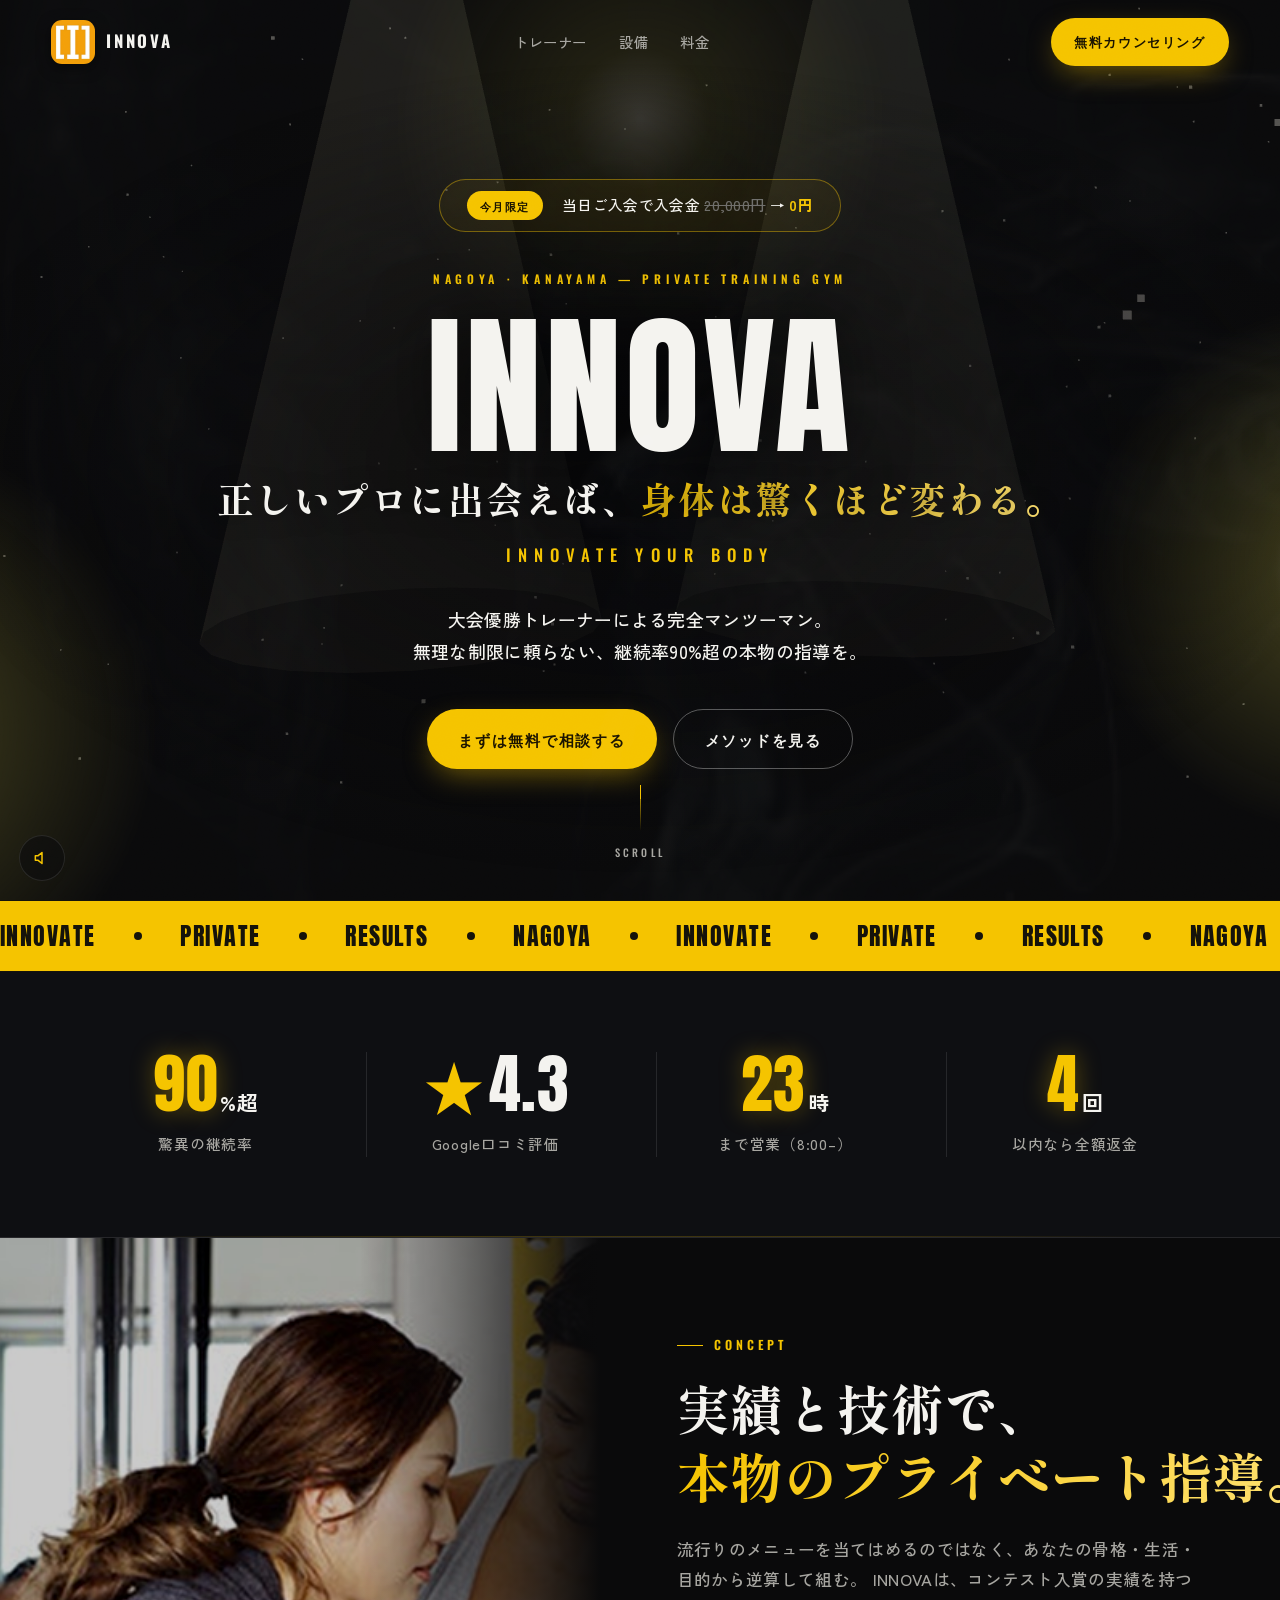
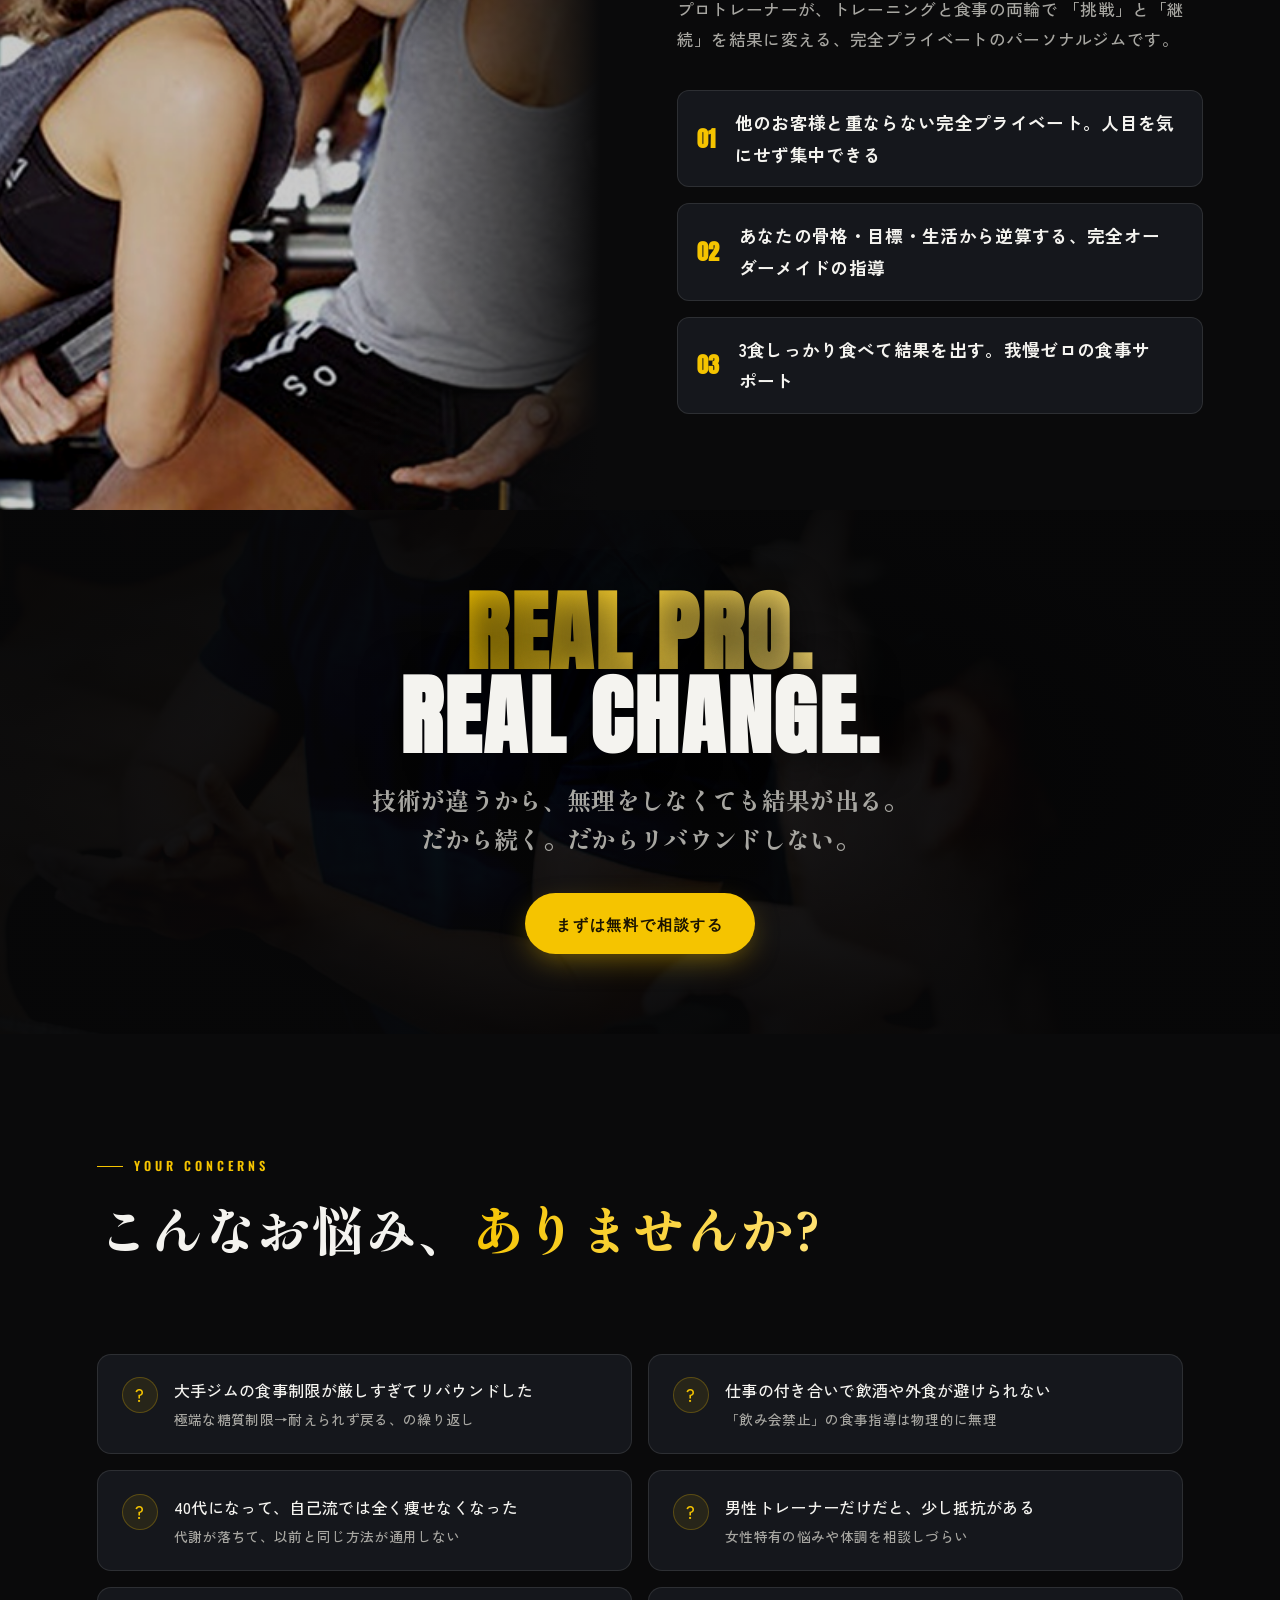
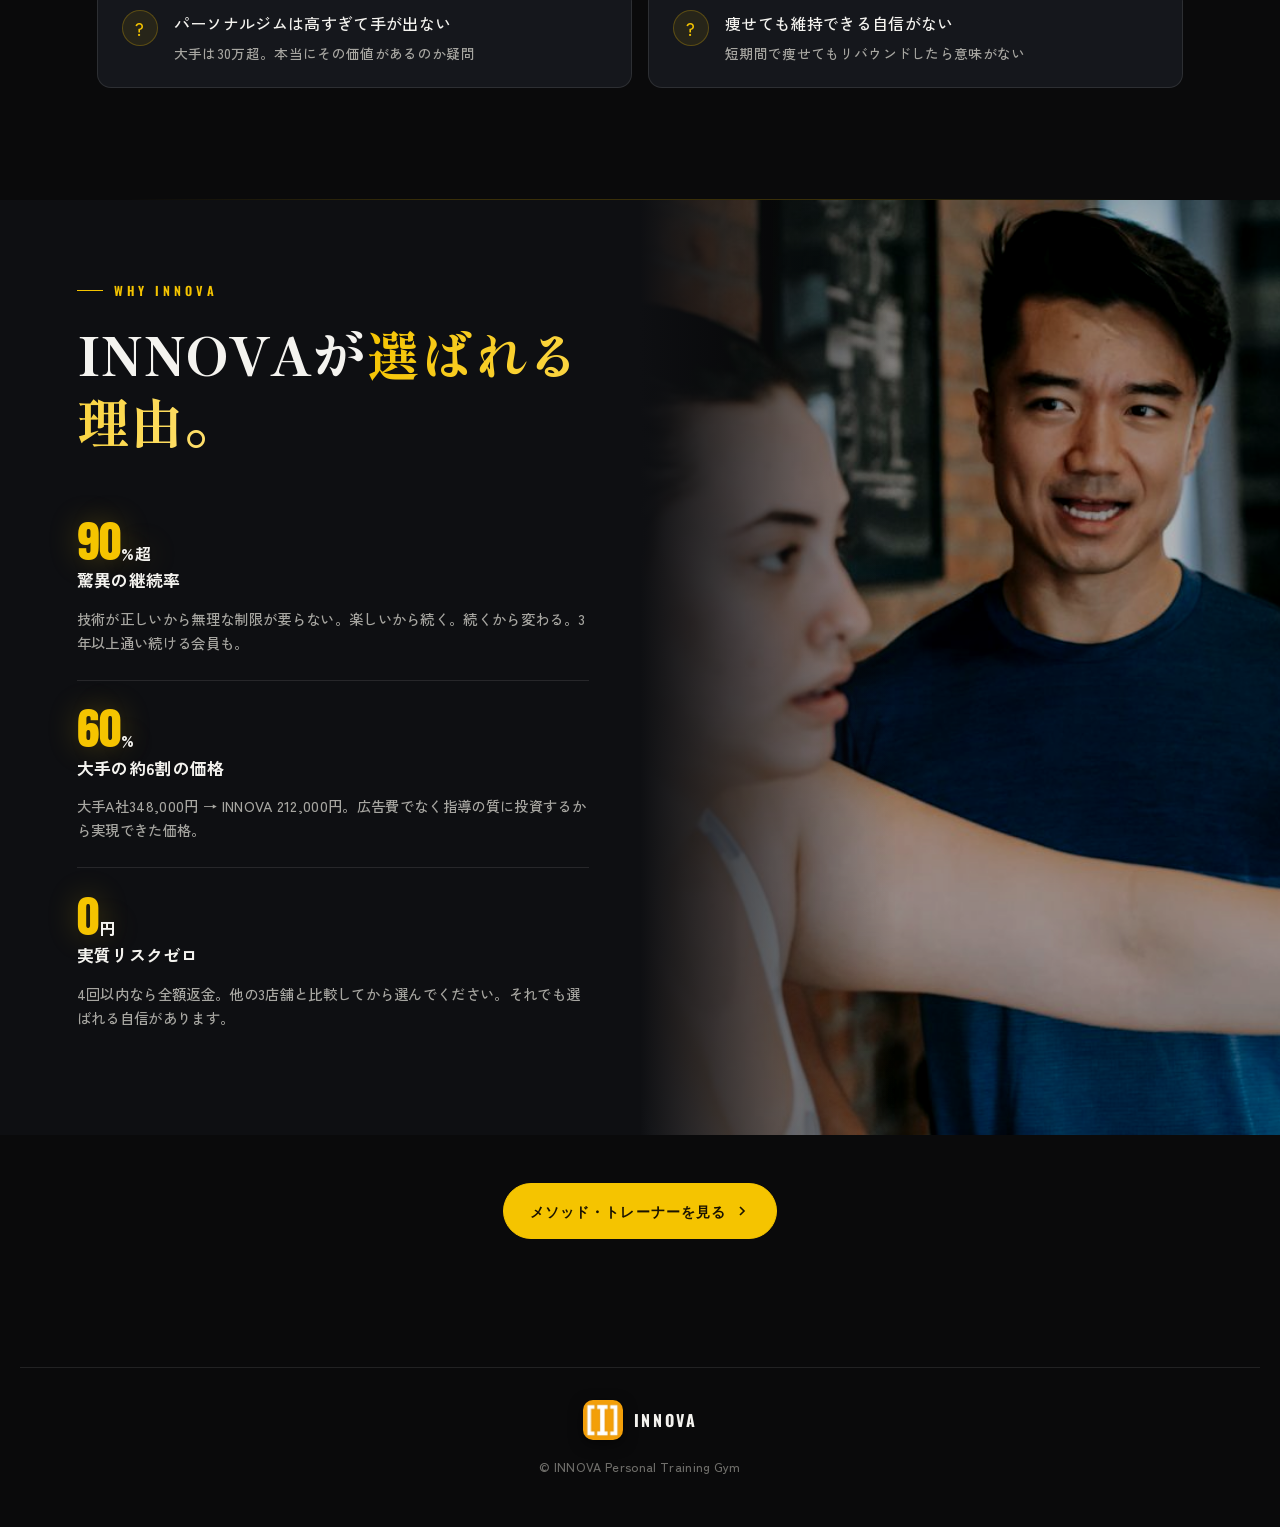
<file: index.html>
<!DOCTYPE html>
<html lang="ja">
<head>
<meta charset="UTF-8">
<meta name="viewport" content="width=device-width, initial-scale=1.0">
<title>INNOVA（イノーバ）｜名古屋・金山のパーソナルトレーニングジム</title>
<meta name="description" content="INNOVA（イノーバ）は名古屋・金山（中区松原）の完全プライベート・パーソナルトレーニングジム。コンテスト入賞のプロトレーナーによるマンツーマン指導と、3食しっかり食べる無理のない食事管理で、最短2ヶ月で理想の身体へ。無料カウンセリング受付中。">
<meta name="robots" content="index,follow,max-image-preview:large">
<link rel="canonical" href="https://innova-gym.com/">
<meta name="author" content="INNOVA（イノーバ）金山店">
<meta name="keywords" content="パーソナルジム,名古屋,金山,中区,パーソナルトレーニング,ダイエット,ボディメイク,食事指導,女性トレーナー,INNOVA,イノーバ">
<meta name="format-detection" content="telephone=no">
<meta name="theme-color" content="#0a0a0b">
<meta name="geo.region" content="JP-23">
<meta name="geo.placename" content="名古屋市中区松原（金山）">
<meta name="geo.position" content="35.1492;136.8975">
<meta name="ICBM" content="35.1492, 136.8975">
<meta property="og:type" content="website">
<meta property="og:site_name" content="INNOVA（イノーバ）金山店">
<meta property="og:title" content="INNOVA（イノーバ）｜名古屋・金山のパーソナルトレーニングジム">
<meta property="og:description" content="名古屋・金山の完全プライベート。コンテスト入賞のプロが、最短2ヶ月で理想の身体へ。無料カウンセリング受付中。">
<meta property="og:image" content="img/hero-rack.jpg">
<meta property="og:url" content="https://innova-gym.com/">
<meta property="og:locale" content="ja_JP">
<meta name="twitter:card" content="summary_large_image">
<meta name="twitter:title" content="INNOVA（イノーバ）｜名古屋・金山のパーソナルトレーニングジム">
<meta name="twitter:description" content="名古屋・金山の完全プライベート・パーソナルジム。無料カウンセリング・体験受付中。">
<meta name="twitter:image" content="img/hero-rack.jpg">
<script type="application/ld+json">
{
  "@context":"https://schema.org",
  "@type":["ExerciseGym","HealthClub","LocalBusiness"],
  "name":"INNOVA（イノーバ）金山店",
  "description":"名古屋・金山（中区松原）の完全プライベート・パーソナルトレーニングジム。コンテスト入賞のプロトレーナーによるマンツーマン指導と食事サポートで、最短2ヶ月で理想の身体へ。",
  "image":["img/hero-rack.jpg","img/hero-dumbbell.jpg"],
  "logo":"img/logo.jpg",
  "url":"https://innova-gym.com/",
  "telephone":"+81-90-6580-0431",
  "priceRange":"¥¥",
  "currenciesAccepted":"JPY",
  "paymentAccepted":"現金, 銀行振込",
  "founder":{"@type":"Person","name":"森下 剛"},
  "areaServed":["名古屋市","金山","中区","熱田区","昭和区"],
  "address":{"@type":"PostalAddress","postalCode":"460-0017","addressRegion":"愛知県","addressLocality":"名古屋市中区","streetAddress":"松原3-12-5 丸美タウンマンション1F","addressCountry":"JP"},
  "geo":{"@type":"GeoCoordinates","latitude":35.1492,"longitude":136.8975},
  "openingHoursSpecification":[{"@type":"OpeningHoursSpecification","dayOfWeek":["Monday","Tuesday","Wednesday","Thursday","Friday","Saturday","Sunday"],"opens":"08:00","closes":"23:00"}],
  "sameAs":["https://innova-gym.com/"],
  "amenityFeature":[
    {"@type":"LocationFeatureSpecification","name":"タオルレンタル無料","value":true},
    {"@type":"LocationFeatureSpecification","name":"ウェア・シューズお預かり","value":true},
    {"@type":"LocationFeatureSpecification","name":"ミネラルウォーター付き","value":true},
    {"@type":"LocationFeatureSpecification","name":"シャワー利用可能","value":true},
    {"@type":"LocationFeatureSpecification","name":"駐車場あり","value":true},
    {"@type":"LocationFeatureSpecification","name":"女性トレーナー在籍","value":true}
  ]
}
</script>
<link rel="preconnect" href="https://fonts.googleapis.com">
<link rel="preconnect" href="https://fonts.gstatic.com" crossorigin>
<link href="https://fonts.googleapis.com/css2?family=Anton&family=Oswald:wght@400;500;600;700&family=Zen+Kaku+Gothic+New:wght@400;500;700;900&family=Shippori+Mincho:wght@600;800&display=swap" rel="stylesheet">
<link rel="stylesheet" href="css/style.css">
</head>
<body>
<a href="#main-content" class="skip-link">メインコンテンツへ</a>

<div class="scroll-progress" aria-hidden="true"><span id="scrollBar"></span></div>
<div class="grain" aria-hidden="true"></div>
<div class="cursor" id="cursor" aria-hidden="true"></div>

<video class="fxsmoke" aria-hidden="true" autoplay muted loop playsinline poster="img/smoke-poster.jpg">
  <source src="video/smoke.mp4" type="video/mp4">
</video>

<div id="heroVid" class="hero-bgvideo hero-photos" aria-hidden="true">
  <img class="hp hp--1" src="img/hero-rack.jpg" alt="INNOVA金山店の店内" fetchpriority="high">
  <img class="hp hp--2" src="img/hero-dumbbell.jpg" alt="INNOVA金山店のダンベルラック">
</div>
<canvas id="gl"></canvas>

<div id="loader" aria-hidden="true">
  <div class="loader__mark">INNOVA</div>
  <div class="loader__bar"><span></span></div>
  <div class="loader__sub">ENTER THE GYM</div>
</div>

<header class="header" id="header">
  <a href="index.html" class="brand">
    <img class="brand__mark" src="img/logo.jpg" alt="INNOVA" loading="eager">
    <span class="brand__name">INNOVA</span>
  </a>
  <nav class="nav">
    <a href="program.html">トレーナー</a>
    <a href="facility.html">設備</a>
    <a href="price.html">料金</a>
  </nav>
  <a href="https://lin.ee/BIl4Lo9" class="btn btn--cta header__cta">無料カウンセリング</a>
  <button class="nav__toggle" id="navToggle" aria-label="メニュー"><span></span><span></span><span></span></button>
</header>

<section class="hero" id="hero">
  <div class="hero__fallback" aria-hidden="true"></div>
  <div class="hero__inner">
    <div class="campaign reveal" style="animation-delay:.1s">
      <span class="campaign__tag">今月限定</span>
      <span class="campaign__text">当日ご入会で入会金 <s>20,000円</s> &rarr; <strong class="y">0円</strong></span>
    </div>
    <p class="hero__eyebrow">NAGOYA&nbsp;&middot;&nbsp;KANAYAMA &mdash; PRIVATE TRAINING GYM</p>
    <h1 class="hero__title display">INNOVA</h1>
    <p class="hero__subtitle"><span class="nobr">正しいプロに出会えば、</span><span class="nobr y">身体は驚くほど変わる。</span></p>
    <p class="hero__tagline">INNOVATE&nbsp;YOUR&nbsp;BODY</p>
    <p class="hero__lead"><span class="nobr">大会優勝トレーナーによる完全マンツーマン。</span><br class="br-sp"><span class="nobr">無理な制限に頼らない、</span><span class="nobr">継続率90%超の本物の指導を。</span></p>
    <div class="hero__cta">
      <a href="https://lin.ee/BIl4Lo9" class="btn btn--cta">まずは無料で相談する</a>
      <a href="program.html" class="btn btn--ghost">メソッドを見る</a>
    </div>
  </div>
  <div class="hero__scroll" aria-hidden="true"><span></span>SCROLL</div>
</section>

<div class="marquee" aria-hidden="true">
  <div class="marquee__track">
    <span>INNOVATE</span><span class="dot"></span><span>PRIVATE</span><span class="dot"></span><span>RESULTS</span><span class="dot"></span><span>NAGOYA</span><span class="dot"></span>
    <span>INNOVATE</span><span class="dot"></span><span>PRIVATE</span><span class="dot"></span><span>RESULTS</span><span class="dot"></span><span>NAGOYA</span><span class="dot"></span>
  </div>
</div>

<section class="stats" id="results">
  <div class="stats__grid">
    <div class="stat reveal">
      <div class="stat__num"><span class="count" data-to="90">0</span><em>%超</em></div>
      <p class="stat__label">驚異の継続率</p>
    </div>
    <div class="stat reveal" style="--d:.1s">
      <div class="stat__num"><span class="y" style="font-family:Anton;font-size:inherit">&#9733;</span><span style="font-family:Anton;font-size:inherit">4.3</span></div>
      <p class="stat__label">Google口コミ評価</p>
    </div>
    <div class="stat reveal" style="--d:.2s">
      <div class="stat__num"><span class="count" data-to="23">0</span><em>時</em></div>
      <p class="stat__label">まで営業（8:00&ndash;）</p>
    </div>
    <div class="stat reveal" style="--d:.3s">
      <div class="stat__num"><span class="count" data-to="4">0</span><em>回</em></div>
      <p class="stat__label">以内なら全額返金</p>
    </div>
  </div>
</section>

<section class="concept" id="concept">
  <div class="concept__media reveal">
    <img src="img/concept.jpg" alt="INNOVAトレーナーによるマンツーマン指導">
  </div>
  <div class="concept__text">
    <p class="sec-eyebrow reveal">CONCEPT</p>
    <h2 class="sec-title reveal" style="--d:.08s"><span class="nobr">実績と技術で、</span><br><span class="nobr y">本物のプライベート指導。</span></h2>
    <p class="concept__lead reveal" style="--d:.16s">
      流行りのメニューを当てはめるのではなく、あなたの骨格・生活・目的から逆算して組む。
      INNOVAは、コンテスト入賞の実績を持つプロトレーナーが、トレーニングと食事の両輪で
      「挑戦」と「継続」を結果に変える、完全プライベートのパーソナルジムです。
    </p>
    <ul class="concept__points reveal" style="--d:.24s">
      <li><span class="num">01</span>他のお客様と重ならない完全プライベート。人目を気にせず集中できる</li>
      <li><span class="num">02</span>あなたの骨格・目標・生活から逆算する、完全オーダーメイドの指導</li>
      <li><span class="num">03</span>3食しっかり食べて結果を出す。我慢ゼロの食事サポート</li>
    </ul>
  </div>
  <img class="cutout cutout--dumbbell" data-cut="float" src="img/cutout-dumbbell.png" alt="" aria-hidden="true">
</section>

<section class="statement reveal">
  <div class="statement__bg">
    <img src="img/pexels-flow-training.jpg" alt="">
  </div>
  <div class="statement__inner">
    <h2 class="statement__title"><span class="y">REAL PRO.</span><br>REAL CHANGE.</h2>
    <p class="statement__sub">技術が違うから、無理をしなくても結果が出る。<br>だから続く。だからリバウンドしない。</p>
    <a href="https://lin.ee/BIl4Lo9" class="btn btn--cta">まずは無料で相談する</a>
  </div>
</section>

<section class="concern" id="concern-section">
  <div class="sec-head">
    <p class="sec-eyebrow reveal">YOUR CONCERNS</p>
    <h2 class="sec-title reveal" style="--d:.08s"><span class="nobr">こんなお悩み、</span><span class="y">ありませんか?</span></h2>
  </div>
  <div class="concern__grid">
    <div class="concern__item reveal">
      <span class="concern__ic">?</span>
      <p class="concern__text">大手ジムの食事制限が厳しすぎてリバウンドした<span>極端な糖質制限→耐えられず戻る、の繰り返し</span></p>
    </div>
    <div class="concern__item reveal" style="--d:.06s">
      <span class="concern__ic">?</span>
      <p class="concern__text">仕事の付き合いで飲酒や外食が避けられない<span>「飲み会禁止」の食事指導は物理的に無理</span></p>
    </div>
    <div class="concern__item reveal" style="--d:.12s">
      <span class="concern__ic">?</span>
      <p class="concern__text">40代になって、自己流では全く痩せなくなった<span>代謝が落ちて、以前と同じ方法が通用しない</span></p>
    </div>
    <div class="concern__item reveal" style="--d:.18s">
      <span class="concern__ic">?</span>
      <p class="concern__text">男性トレーナーだけだと、少し抵抗がある<span>女性特有の悩みや体調を相談しづらい</span></p>
    </div>
    <div class="concern__item reveal" style="--d:.24s">
      <span class="concern__ic">?</span>
      <p class="concern__text">パーソナルジムは高すぎて手が出ない<span>大手は30万超。本当にその価値があるのか疑問</span></p>
    </div>
    <div class="concern__item reveal" style="--d:.3s">
      <span class="concern__ic">?</span>
      <p class="concern__text">痩せても維持できる自信がない<span>短期間で痩せてもリバウンドしたら意味がない</span></p>
    </div>
  </div>
</section>

<section class="reasons reasons--split" id="reasons">
  <div class="reasons__content">
    <p class="sec-eyebrow reveal">WHY INNOVA</p>
    <h2 class="sec-title reveal" style="--d:.08s;margin-bottom:2.4rem"><span class="nobr">INNOVAが</span><span class="y">選ばれる理由。</span></h2>
    <div class="reason reveal">
      <div class="reason__num">90<em>%超</em></div>
      <h3 class="reason__title">驚異の継続率</h3>
      <p class="reason__desc">技術が正しいから無理な制限が要らない。楽しいから続く。続くから変わる。3年以上通い続ける会員も。</p>
    </div>
    <div class="reason reveal" style="--d:.1s">
      <div class="reason__num">60<em>%</em></div>
      <h3 class="reason__title">大手の約6割の価格</h3>
      <p class="reason__desc">大手A社348,000円 → INNOVA 212,000円。広告費でなく指導の質に投資するから実現できた価格。</p>
    </div>
    <div class="reason reveal" style="--d:.2s">
      <div class="reason__num">0<em>円</em></div>
      <h3 class="reason__title">実質リスクゼロ</h3>
      <p class="reason__desc">4回以内なら全額返金。他の3店舗と比較してから選んでください。それでも選ばれる自信があります。</p>
    </div>
  </div>
  <div class="reasons__media reveal">
    <img src="img/pexels-training.jpg" alt="トレーナーが笑顔で指導する様子">
  </div>
</section>

<nav class="pagenav">
  <a href="program.html" class="pagenav__link pagenav__link--next">メソッド・トレーナーを見る <svg viewBox="0 0 24 24" fill="none" stroke="currentColor" stroke-width="2.5"><path d="M9 6l6 6-6 6"/></svg></a>
</nav>

<footer class="footer" style="padding:2rem 6vw 1rem">
  <div class="footer__brand"><img class="brand__mark" src="img/logo.jpg" alt="INNOVA" loading="lazy"> INNOVA</div>
  <p class="footer__copy">&copy; INNOVA Personal Training Gym</p>
</footer>

<button class="audiobtn" id="audioBtn" aria-pressed="false" a-playing="false" aria-label="BGM" title="BGM ON / OFF">
  <svg viewBox="0 0 24 24" fill="none" stroke="currentColor" stroke-width="1.8" stroke-linecap="round" stroke-linejoin="round" aria-hidden="true">
    <path d="M4 9.2v5.6h3.4L12 18.6V5.4L7.4 9.2H4z"></path>
    <path class="wave" d="M15.6 8.8a4.6 4.6 0 0 1 0 6.4"></path>
    <path class="wave" d="M18.2 6.2a8 8 0 0 1 0 11.6"></path>
  </svg>
</button>

<a href="https://lin.ee/BIl4Lo9" class="fab" id="fab">無料体験を予約</a>

<div class="mcta" aria-hidden="true">
  <a href="https://lin.ee/BIl4Lo9" class="mcta__btn mcta__btn--main" target="_blank" rel="noopener">LINEで無料相談</a>
  <a href="https://lin.ee/BIl4Lo9" class="mcta__btn mcta__btn--line" target="_blank" rel="noopener"><span aria-hidden="true">L</span> LINEで相談</a>
</div>

<nav class="btabs" aria-label="ページナビゲーション">
  <div class="btabs__inner">
    <a href="index.html" class="btabs__item active"><svg viewBox="0 0 24 24" fill="none" stroke="currentColor" stroke-width="2"><path d="M3 12l9-8 9 8"/><path d="M5 10v10h14V10"/></svg>TOP</a>
    <a href="program.html" class="btabs__item"><svg viewBox="0 0 24 24" fill="none" stroke="currentColor" stroke-width="2"><circle cx="12" cy="12" r="10"/><path d="M12 6v6l4 2"/></svg>トレーナー</a>
    <a href="facility.html" class="btabs__item"><svg viewBox="0 0 24 24" fill="none" stroke="currentColor" stroke-width="2"><rect x="3" y="3" width="18" height="18" rx="2"/><path d="M9 3v18"/><path d="M3 9h18"/></svg>設備</a>
    <a href="price.html" class="btabs__item"><svg viewBox="0 0 24 24" fill="none" stroke="currentColor" stroke-width="2"><path d="M12 2v20"/><path d="M17 5H9.5a3.5 3.5 0 000 7h5a3.5 3.5 0 010 7H6"/></svg>料金</a>
  </div>
</nav>

<script src="js/three.min.js"></script>
<script src="js/main.js"></script>
</body>
</html>
</file>
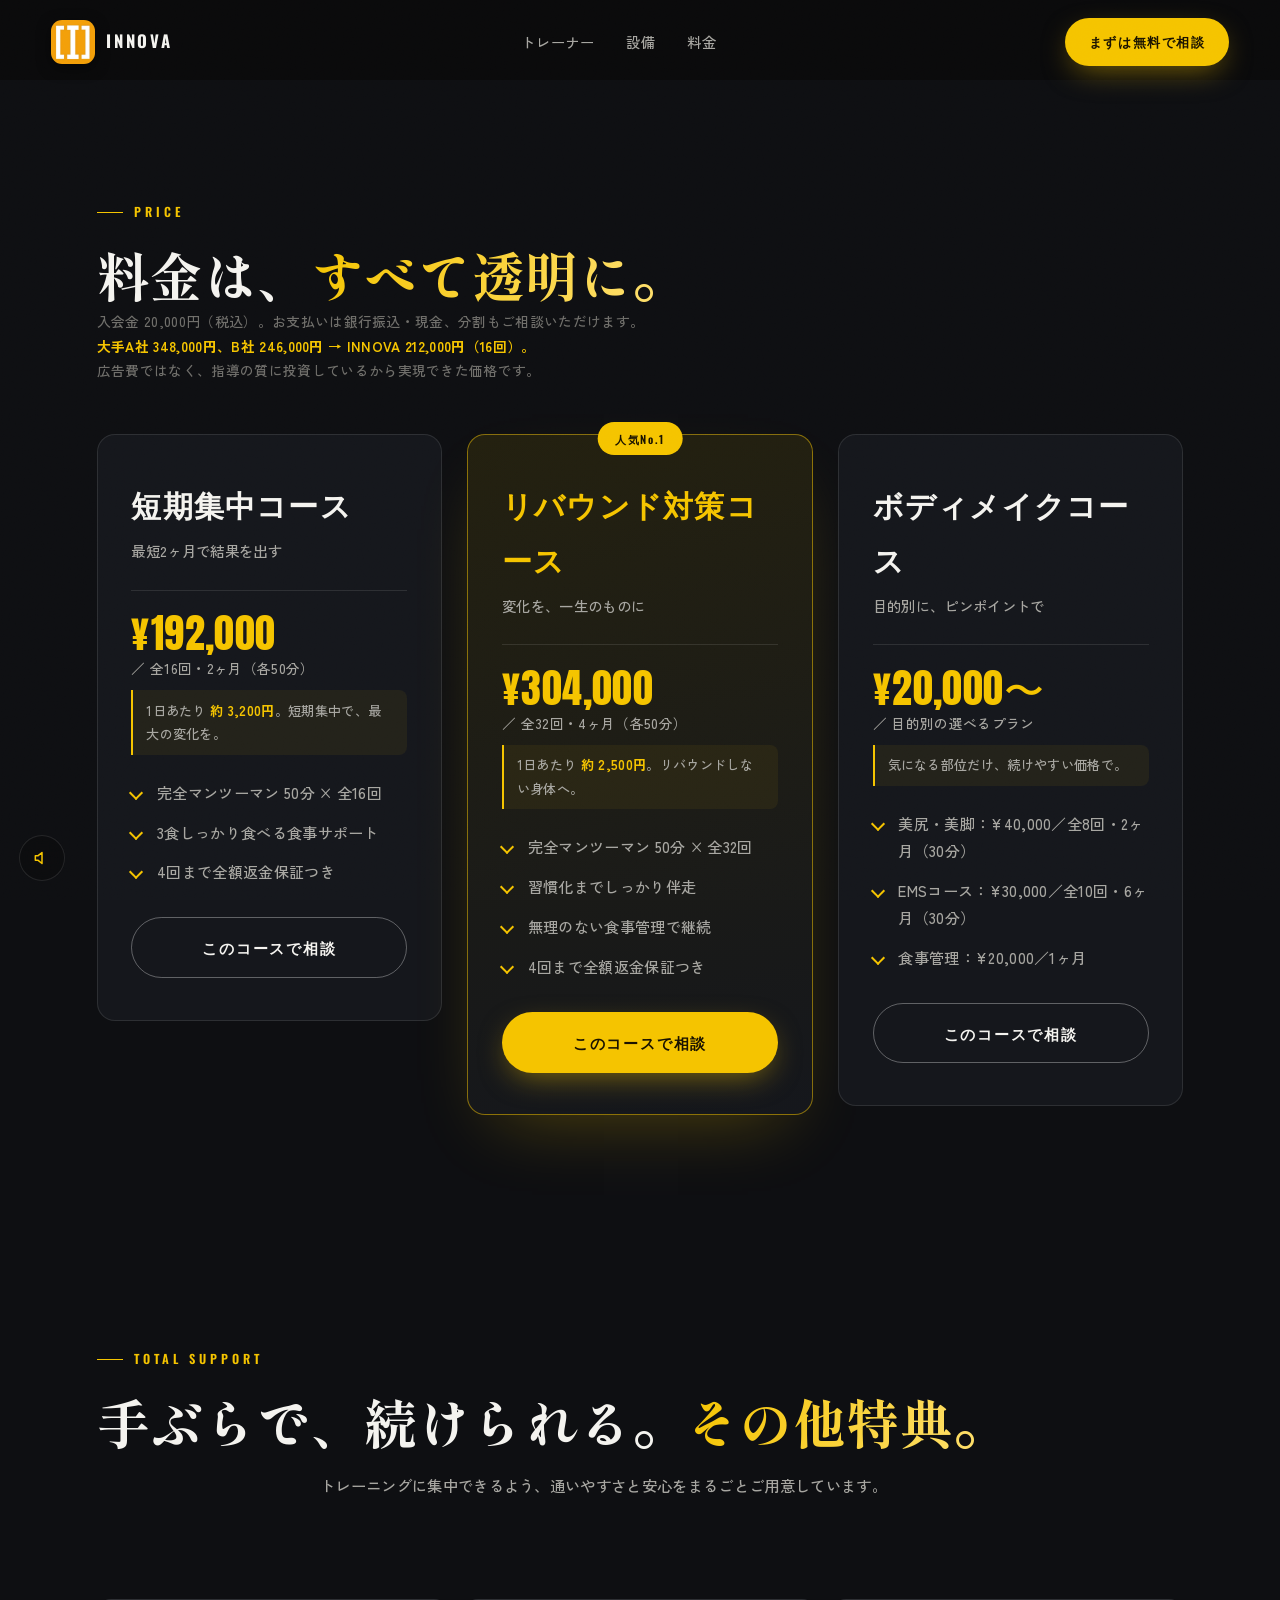
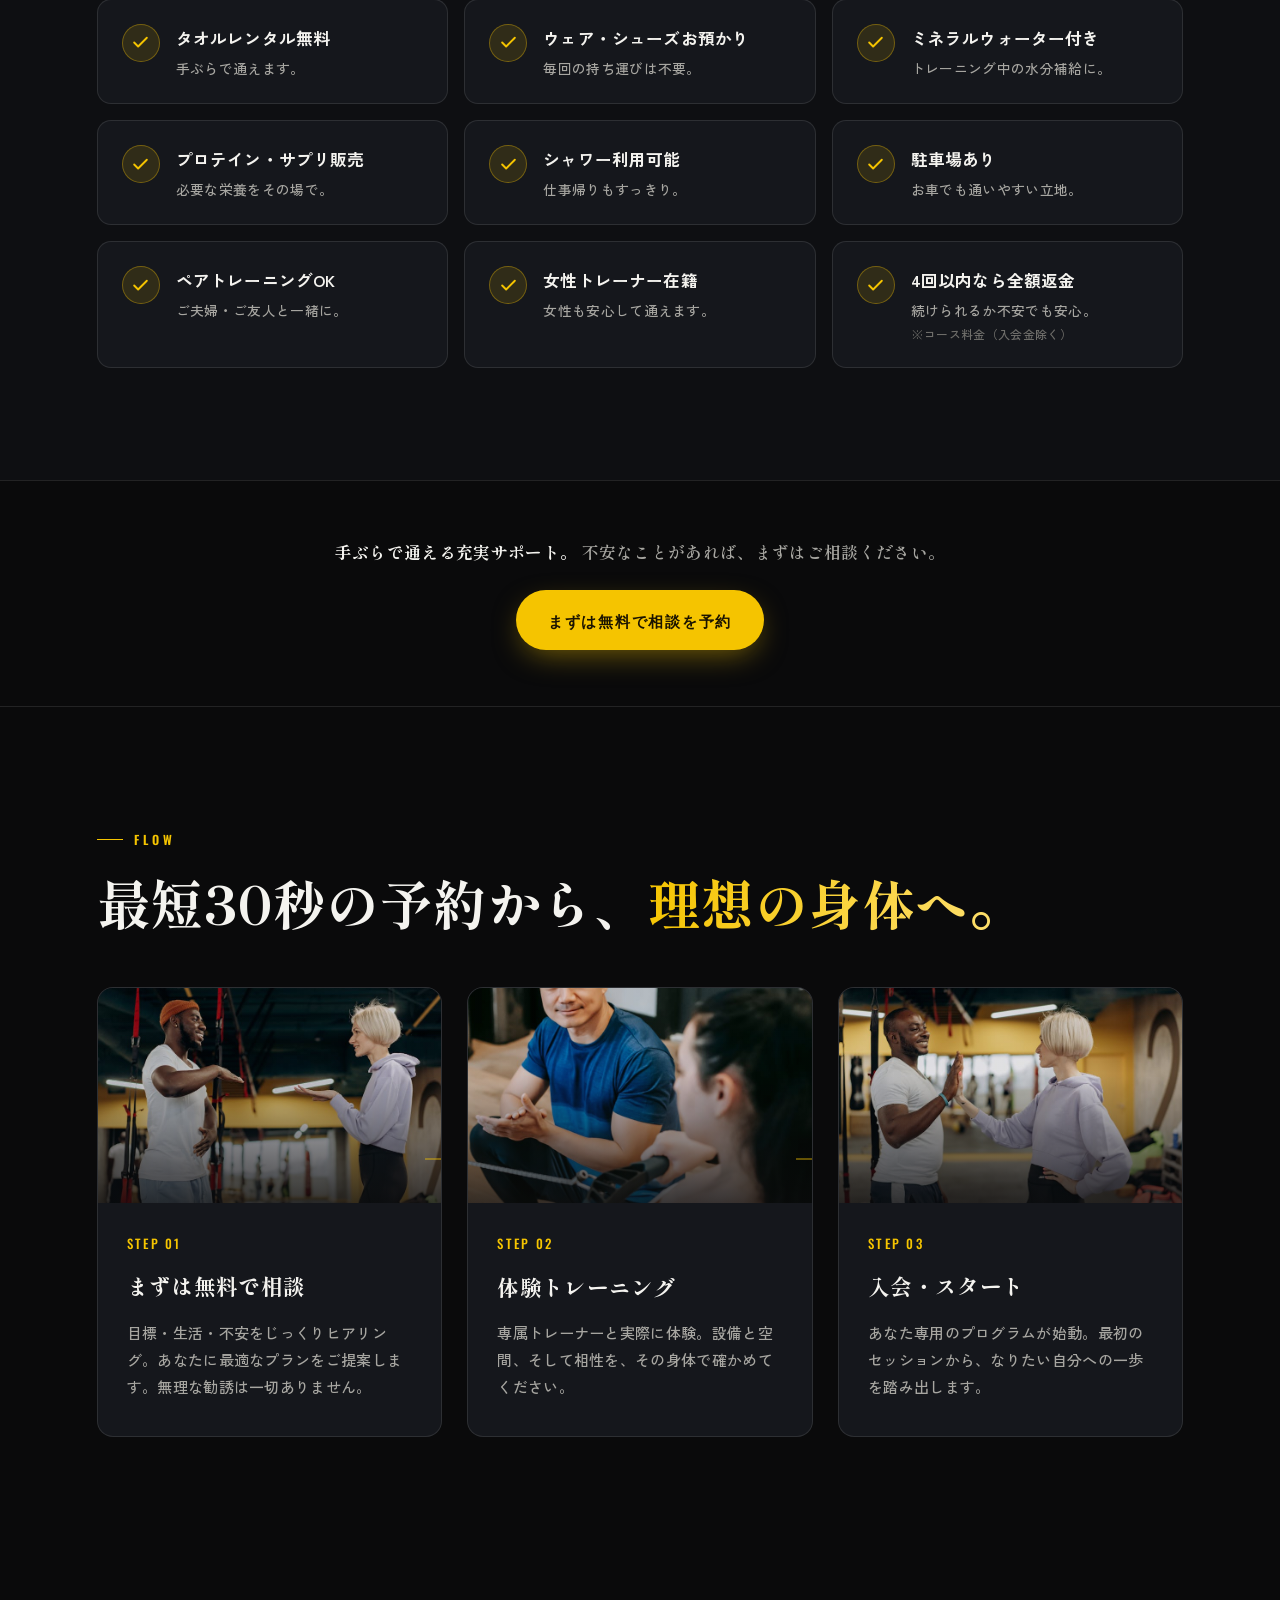
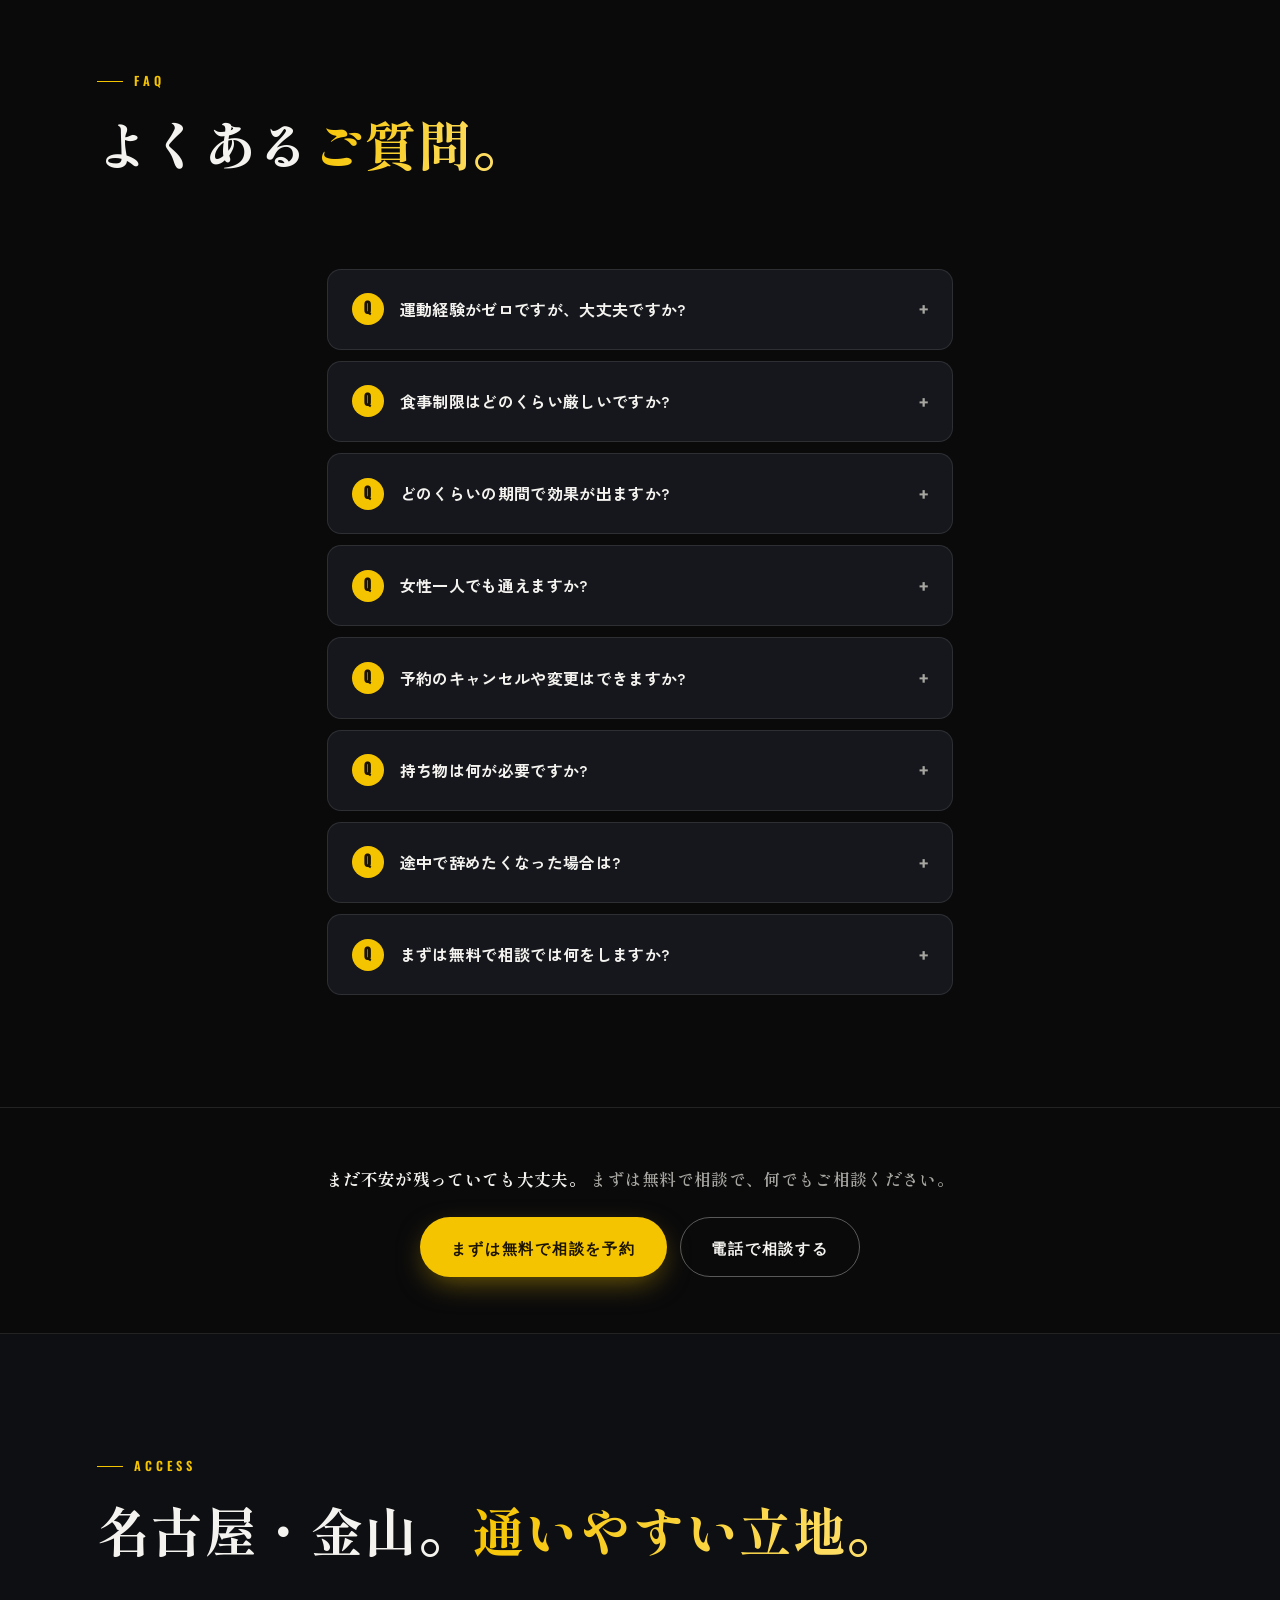
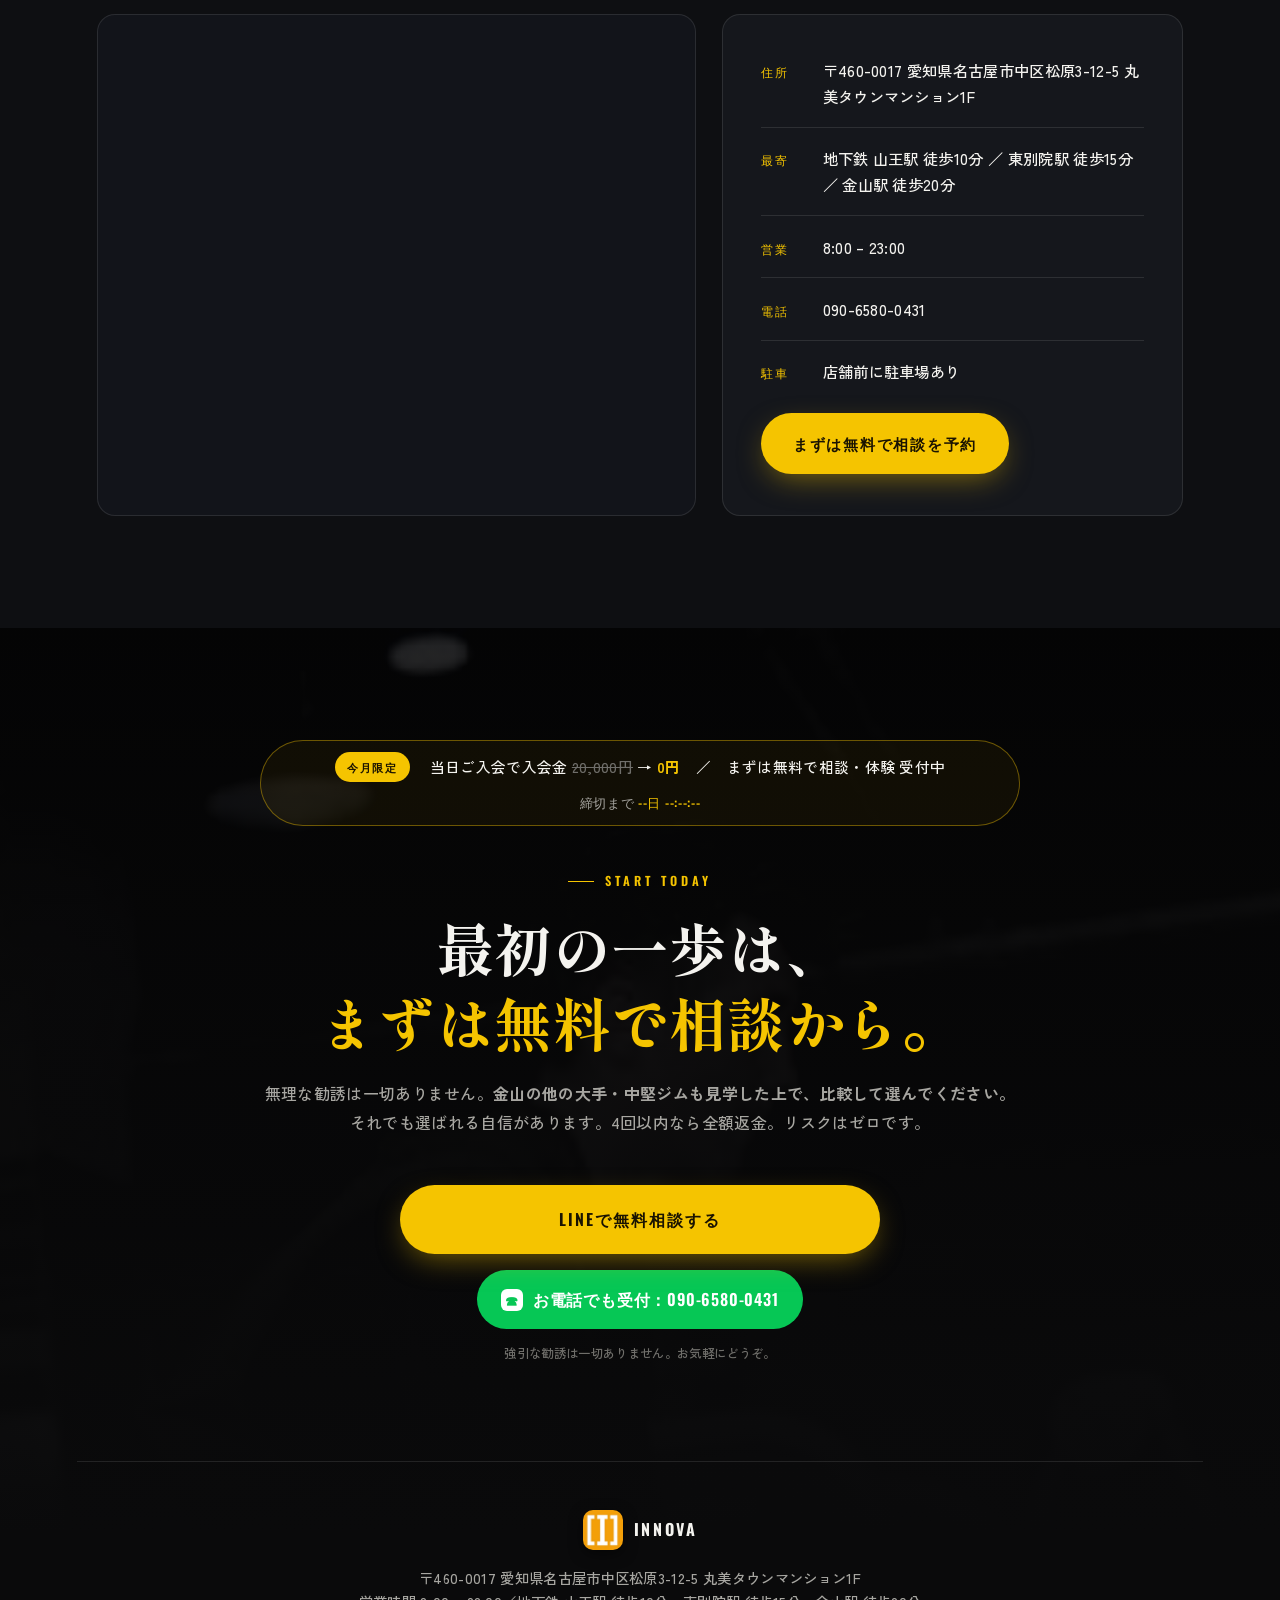
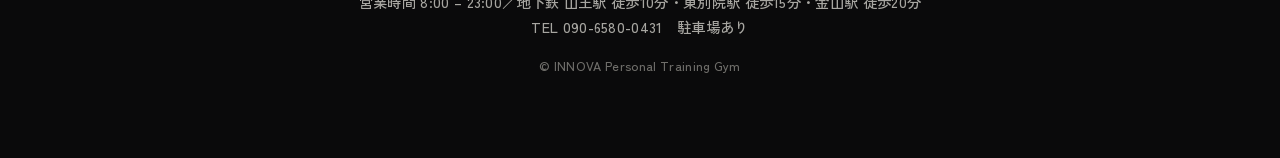
<file: price.html>
<!DOCTYPE html>
<html lang="ja">
<head>
<meta charset="UTF-8">
<meta name="viewport" content="width=device-width, initial-scale=1.0">
<title>料金・アクセス・予約｜INNOVA（イノーバ）名古屋・金山パーソナルジム</title>
<meta name="description" content="INNOVAの料金プラン・特典・アクセス情報。短期集中コース192,000円〜。入会金20,000円、4回以内なら全額返金。まずは無料で相談受付中。">
<meta name="theme-color" content="#0a0a0b">
<link rel="preconnect" href="https://fonts.googleapis.com">
<link rel="preconnect" href="https://fonts.gstatic.com" crossorigin>
<link href="https://fonts.googleapis.com/css2?family=Anton&family=Oswald:wght@400;500;600;700&family=Zen+Kaku+Gothic+New:wght@400;500;700;900&family=Shippori+Mincho:wght@600;800&display=swap" rel="stylesheet">
<link rel="stylesheet" href="css/style.css">
</head>
<body class="subpage">
<a href="#main-content" class="skip-link">メインコンテンツへ</a>

<div class="scroll-progress" aria-hidden="true"><span id="scrollBar"></span></div>
<div class="grain" aria-hidden="true"></div>

<header class="header scrolled" id="header">
  <a href="index.html" class="brand">
    <img class="brand__mark" src="img/logo.jpg" alt="INNOVA" loading="eager">
    <span class="brand__name">INNOVA</span>
  </a>
  <nav class="nav">
    <a href="program.html">トレーナー</a>
    <a href="facility.html">設備</a>
    <a href="price.html">料金</a>
  </nav>
  <a href="#contact" class="btn btn--cta header__cta">まずは無料で相談</a>
  <button class="nav__toggle" id="navToggle" aria-label="メニュー"><span></span><span></span><span></span></button>
</header>

<div class="page-inner">

<section class="price" id="price">
  <div class="sec-head">
    <p class="sec-eyebrow reveal">PRICE</p>
    <h2 class="sec-title reveal" style="--d:.08s">料金は、<span class="y">すべて透明に。</span></h2>
    <p class="price__note reveal" style="--d:.14s">入会金 20,000円（税込）。お支払いは銀行振込・現金、分割もご相談いただけます。</p>
    <p class="price__note reveal" style="--d:.2s"><strong class="y">大手A社 348,000円、B社 246,000円 → INNOVA 212,000円（16回）。</strong><br>広告費ではなく、指導の質に投資しているから実現できた価格です。</p>
  </div>
  <div class="price__grid">
    <article class="p-card reveal">
      <h3 class="p-card__name">短期集中コース</h3>
      <p class="p-card__for">最短2ヶ月で結果を出す</p>
      <div class="p-card__price"><span class="y">&#165;192,000</span><em>／ 全16回・2ヶ月（各50分）</em></div>
      <p class="p-card__value">1日あたり <strong class="y">約 3,200円</strong>。短期集中で、最大の変化を。</p>
      <ul class="p-card__list">
        <li>完全マンツーマン 50分 &times; 全16回</li>
        <li>3食しっかり食べる食事サポート</li>
        <li>4回まで全額返金保証つき</li>
      </ul>
      <a href="#contact" class="btn btn--ghost p-card__btn">このコースで相談</a>
    </article>
    <article class="p-card p-card--feature reveal" style="--d:.1s">
      <span class="p-card__badge">人気No.1</span>
      <h3 class="p-card__name">リバウンド対策コース</h3>
      <p class="p-card__for">変化を、一生のものに</p>
      <div class="p-card__price"><span class="y">&#165;304,000</span><em>／ 全32回・4ヶ月（各50分）</em></div>
      <p class="p-card__value">1日あたり <strong class="y">約 2,500円</strong>。リバウンドしない身体へ。</p>
      <ul class="p-card__list">
        <li>完全マンツーマン 50分 &times; 全32回</li>
        <li>習慣化までしっかり伴走</li>
        <li>無理のない食事管理で継続</li>
        <li>4回まで全額返金保証つき</li>
      </ul>
      <a href="#contact" class="btn btn--cta p-card__btn">このコースで相談</a>
    </article>
    <article class="p-card reveal" style="--d:.2s">
      <h3 class="p-card__name">ボディメイクコース</h3>
      <p class="p-card__for">目的別に、ピンポイントで</p>
      <div class="p-card__price"><span class="y">&#165;20,000〜</span><em>／ 目的別の選べるプラン</em></div>
      <p class="p-card__value">気になる部位だけ、続けやすい価格で。</p>
      <ul class="p-card__list">
        <li>美尻・美脚：&#165;40,000／全8回・2ヶ月（30分）</li>
        <li>EMSコース：&#165;30,000／全10回・6ヶ月（30分）</li>
        <li>食事管理：&#165;20,000／1ヶ月</li>
      </ul>
      <a href="#contact" class="btn btn--ghost p-card__btn">このコースで相談</a>
    </article>
  </div>
</section>

<section class="perks" id="perks">
  <div class="sec-head">
    <p class="sec-eyebrow reveal">TOTAL SUPPORT</p>
    <h2 class="sec-title reveal" style="--d:.08s"><span class="nobr">手ぶらで、続けられる。</span><span class="nobr y">その他特典。</span></h2>
    <p class="perks__note reveal" style="--d:.14s">トレーニングに集中できるよう、通いやすさと安心をまるごとご用意しています。</p>
  </div>
  <ul class="perks__grid">
    <li class="perk reveal"><span class="perk__ic" aria-hidden="true"><svg viewBox="0 0 24 24" fill="none" stroke="currentColor" stroke-width="2.4" stroke-linecap="round" stroke-linejoin="round"><path d="M20 6 9 17l-5-5"/></svg></span><div class="perk__t"><h3>タオルレンタル無料</h3><p>手ぶらで通えます。</p></div></li>
    <li class="perk reveal" style="--d:.04s"><span class="perk__ic" aria-hidden="true"><svg viewBox="0 0 24 24" fill="none" stroke="currentColor" stroke-width="2.4" stroke-linecap="round" stroke-linejoin="round"><path d="M20 6 9 17l-5-5"/></svg></span><div class="perk__t"><h3>ウェア・シューズお預かり</h3><p>毎回の持ち運びは不要。</p></div></li>
    <li class="perk reveal" style="--d:.08s"><span class="perk__ic" aria-hidden="true"><svg viewBox="0 0 24 24" fill="none" stroke="currentColor" stroke-width="2.4" stroke-linecap="round" stroke-linejoin="round"><path d="M20 6 9 17l-5-5"/></svg></span><div class="perk__t"><h3>ミネラルウォーター付き</h3><p>トレーニング中の水分補給に。</p></div></li>
    <li class="perk reveal" style="--d:.12s"><span class="perk__ic" aria-hidden="true"><svg viewBox="0 0 24 24" fill="none" stroke="currentColor" stroke-width="2.4" stroke-linecap="round" stroke-linejoin="round"><path d="M20 6 9 17l-5-5"/></svg></span><div class="perk__t"><h3>プロテイン・サプリ販売</h3><p>必要な栄養をその場で。</p></div></li>
    <li class="perk reveal" style="--d:.16s"><span class="perk__ic" aria-hidden="true"><svg viewBox="0 0 24 24" fill="none" stroke="currentColor" stroke-width="2.4" stroke-linecap="round" stroke-linejoin="round"><path d="M20 6 9 17l-5-5"/></svg></span><div class="perk__t"><h3>シャワー利用可能</h3><p>仕事帰りもすっきり。</p></div></li>
    <li class="perk reveal" style="--d:.2s"><span class="perk__ic" aria-hidden="true"><svg viewBox="0 0 24 24" fill="none" stroke="currentColor" stroke-width="2.4" stroke-linecap="round" stroke-linejoin="round"><path d="M20 6 9 17l-5-5"/></svg></span><div class="perk__t"><h3>駐車場あり</h3><p>お車でも通いやすい立地。</p></div></li>
    <li class="perk reveal" style="--d:.24s"><span class="perk__ic" aria-hidden="true"><svg viewBox="0 0 24 24" fill="none" stroke="currentColor" stroke-width="2.4" stroke-linecap="round" stroke-linejoin="round"><path d="M20 6 9 17l-5-5"/></svg></span><div class="perk__t"><h3>ペアトレーニングOK</h3><p>ご夫婦・ご友人と一緒に。</p></div></li>
    <li class="perk reveal" style="--d:.28s"><span class="perk__ic" aria-hidden="true"><svg viewBox="0 0 24 24" fill="none" stroke="currentColor" stroke-width="2.4" stroke-linecap="round" stroke-linejoin="round"><path d="M20 6 9 17l-5-5"/></svg></span><div class="perk__t"><h3>女性トレーナー在籍</h3><p>女性も安心して通えます。</p></div></li>
    <li class="perk reveal" style="--d:.32s"><span class="perk__ic" aria-hidden="true"><svg viewBox="0 0 24 24" fill="none" stroke="currentColor" stroke-width="2.4" stroke-linecap="round" stroke-linejoin="round"><path d="M20 6 9 17l-5-5"/></svg></span><div class="perk__t"><h3>4回以内なら全額返金</h3><p>続けられるか不安でも安心。<span class="perk__sm">※コース料金（入会金除く）</span></p></div></li>
  </ul>
</section>

<div class="mid-cta">
  <p class="mid-cta__text"><strong>手ぶらで通える充実サポート。</strong> 不安なことがあれば、まずはご相談ください。</p>
  <div class="mid-cta__buttons">
    <a href="#contact" class="btn btn--cta">まずは無料で相談を予約</a>
  </div>
</div>

<section class="flow" id="flow">
  <div class="sec-head">
    <p class="sec-eyebrow reveal">FLOW</p>
    <h2 class="sec-title reveal" style="--d:.08s">最短30秒の予約から、<span class="y">理想の身体へ。</span></h2>
  </div>
  <div class="flow__steps">
    <div class="flow__step reveal">
      <div class="flow__media"><img src="img/pexels-flow-welcome.jpg" alt="トレーナーが笑顔でお迎えするカウンセリング" loading="lazy"></div>
      <div class="flow__body"><span class="flow__no">STEP 01</span><h3>まずは無料で相談</h3><p>目標・生活・不安をじっくりヒアリング。あなたに最適なプランをご提案します。無理な勧誘は一切ありません。</p></div>
    </div>
    <div class="flow__step reveal" style="--d:.1s">
      <div class="flow__media"><img src="img/pexels-flow-training.jpg" alt="笑顔で楽しむ体験トレーニング" loading="lazy"></div>
      <div class="flow__body"><span class="flow__no">STEP 02</span><h3>体験トレーニング</h3><p>専属トレーナーと実際に体験。設備と空間、そして相性を、その身体で確かめてください。</p></div>
    </div>
    <div class="flow__step reveal" style="--d:.2s">
      <div class="flow__media"><img src="img/pexels-flow-highfive.jpg" alt="トレーナーとハイタッチで祝うスタートの瞬間" loading="lazy"></div>
      <div class="flow__body"><span class="flow__no">STEP 03</span><h3>入会・スタート</h3><p>あなた専用のプログラムが始動。最初のセッションから、なりたい自分への一歩を踏み出します。</p></div>
    </div>
  </div>
</section>

<section class="faq" id="faq">
  <div class="sec-head">
    <p class="sec-eyebrow reveal">FAQ</p>
    <h2 class="sec-title reveal" style="--d:.08s"><span class="nobr">よくある</span><span class="y">ご質問。</span></h2>
  </div>
  <div class="faq__list">
    <details class="faq__item reveal">
      <summary class="faq__q">運動経験がゼロですが、大丈夫ですか?</summary>
      <p class="faq__a">はい、まったく問題ありません。INNOVAの会員様の多くが運動初心者からスタートされています。マシンの使い方から正しいフォームまで、トレーナーがマンツーマンで丁寧に指導しますので、安心してお越しください。</p>
    </details>
    <details class="faq__item reveal" style="--d:.04s">
      <summary class="faq__q">食事制限はどのくらい厳しいですか?</summary>
      <p class="faq__a">INNOVAでは、食事を「我慢する」のではなく「選ぶ」指導をしています。3食しっかり食べながら、何をどう食べるかをトレーナーが一緒に設計します。極端な制限はなく、無理なく続けられる食事管理です。</p>
    </details>
    <details class="faq__item reveal" style="--d:.08s">
      <summary class="faq__q">どのくらいの期間で効果が出ますか?</summary>
      <p class="faq__a">個人差はありますが、多くの方が2ヶ月（16回）で目に見える変化を実感されています。短期集中コースは2ヶ月、リバウンド対策コースは4ヶ月で習慣化まで伴走します。</p>
    </details>
    <details class="faq__item reveal" style="--d:.12s">
      <summary class="faq__q">女性一人でも通えますか?</summary>
      <p class="faq__a">もちろんです。完全プライベート空間なので他のお客様と顔を合わせることはありません。また、女性トレーナー（林 鮎実）も在籍しておりますので、ご希望に応じて担当をお選びいただけます。</p>
    </details>
    <details class="faq__item reveal" style="--d:.16s">
      <summary class="faq__q">予約のキャンセルや変更はできますか?</summary>
      <p class="faq__a">はい、前日までのご連絡で変更・キャンセルが可能です。急な体調不良等の場合もお気軽にご相談ください。</p>
    </details>
    <details class="faq__item reveal" style="--d:.2s">
      <summary class="faq__q">持ち物は何が必要ですか?</summary>
      <p class="faq__a">基本的に手ぶらでお越しいただけます。タオルは無料レンタル、ウェア・シューズはお預かり可能、ミネラルウォーターも付いています。シャワーもご利用いただけますので、仕事帰りにもそのまま通えます。</p>
    </details>
    <details class="faq__item reveal" style="--d:.24s">
      <summary class="faq__q">途中で辞めたくなった場合は?</summary>
      <p class="faq__a">4回以内であれば、コース料金を全額返金する保証制度がございます（入会金を除く）。「自分に合うか不安」という方でも、安心してスタートしていただけます。</p>
    </details>
    <details class="faq__item reveal" style="--d:.28s">
      <summary class="faq__q">まずは無料で相談では何をしますか?</summary>
      <p class="faq__a">現在の体型や生活習慣、目標をじっくりヒアリングし、あなたに最適なコースとスケジュールをご提案します。所要時間は約30〜60分。無理な勧誘は一切ありませんので、お気軽にお越しください。</p>
    </details>
  </div>
</section>

<div class="mid-cta">
  <p class="mid-cta__text"><strong>まだ不安が残っていても大丈夫。</strong> まずは無料で相談で、何でもご相談ください。</p>
  <div class="mid-cta__buttons">
    <a href="#contact" class="btn btn--cta">まずは無料で相談を予約</a>
    <a href="tel:09065800431" class="btn btn--ghost">電話で相談する</a>
  </div>
</div>

<section class="access" id="access">
  <div class="sec-head">
    <p class="sec-eyebrow reveal">ACCESS</p>
    <h2 class="sec-title reveal" style="--d:.08s"><span class="nobr">名古屋・金山。</span><span class="nobr y">通いやすい立地。</span></h2>
  </div>
  <div class="access__wrap">
    <div class="access__map reveal">
      <iframe src="https://www.google.com/maps?q=%E6%84%9B%E7%9F%A5%E7%9C%8C%E5%90%8D%E5%8F%A4%E5%B1%8B%E5%B8%82%E4%B8%AD%E5%8C%BA%E6%9D%BE%E5%8E%9F3-12-5%20%E4%B8%B8%E7%BE%8E%E3%82%BF%E3%82%A6%E3%83%B3%E3%83%9E%E3%83%B3%E3%82%B7%E3%83%A7%E3%83%B3&z=16&output=embed" loading="lazy" referrerpolicy="no-referrer-when-downgrade" title="INNOVA 地図"></iframe>
    </div>
    <div class="access__info reveal" style="--d:.1s">
      <ul class="access__list">
        <li><span>住所</span>〒460-0017 愛知県名古屋市中区松原3-12-5 丸美タウンマンション1F</li>
        <li><span>最寄</span>地下鉄 山王駅 徒歩10分 ／ 東別院駅 徒歩15分 ／ 金山駅 徒歩20分</li>
        <li><span>営業</span>8:00 &ndash; 23:00</li>
        <li><span>電話</span><a href="tel:09065800431">090-6580-0431</a></li>
        <li><span>駐車</span>店舗前に駐車場あり</li>
      </ul>
      <a href="#contact" class="btn btn--cta access__btn">まずは無料で相談を予約</a>
    </div>
  </div>
</section>

<section class="cta" id="contact">
  <div class="cta__bg" aria-hidden="true">
    <video autoplay muted loop playsinline poster="img/cta-poster.jpg">
      <source src="video/cta.mp4" type="video/mp4">
    </video>
  </div>
  <div class="cta__inner">
    <div class="campaign reveal">
      <span class="campaign__tag">今月限定</span>
      <span class="campaign__text">当日ご入会で入会金 <s>20,000円</s> &rarr; <strong class="y">0円</strong>　／　まずは無料で相談・体験 受付中</span>
      <span class="campaign__count">締切まで <em id="cdown">--日 --:--:--</em></span>
    </div>
    <p class="sec-eyebrow reveal">START TODAY</p>
    <h2 class="cta__title reveal" style="--d:.08s"><span class="nobr">最初の一歩は、</span><br><span class="nobr y">まずは無料で相談から。</span></h2>
    <p class="cta__lead reveal" style="--d:.16s">無理な勧誘は一切ありません。<strong>金山の他の大手・中堅ジムも見学した上で、比較して選んでください。</strong><br>それでも選ばれる自信があります。4回以内なら全額返金。リスクはゼロです。</p>
    <div class="cta__form reveal" style="--d:.24s;display:flex;flex-direction:column;gap:1rem;align-items:center">
      <a href="https://lin.ee/BIl4Lo9" target="_blank" rel="noopener" class="btn btn--cta" style="width:100%;max-width:480px;text-align:center;padding:1.2rem 2rem;font-size:1rem">LINEで無料相談する</a>
      <a href="tel:09065800431" class="cta__line"><span class="cta__line-ico" aria-hidden="true">&#9742;</span>お電話でも受付：090-6580-0431</a>
      <p class="cta__sub">強引な勧誘は一切ありません。お気軽にどうぞ。</p>
    </div>
  </div>
  <footer class="footer">
    <div class="footer__brand"><img class="brand__mark" src="img/logo.jpg" alt="INNOVA" loading="eager"> INNOVA</div>
    <div class="footer__info">
      <p>〒460-0017 愛知県名古屋市中区松原3-12-5 丸美タウンマンション1F</p>
      <p>営業時間 8:00 &ndash; 23:00／地下鉄 山王駅 徒歩10分・東別院駅 徒歩15分・金山駅 徒歩20分</p>
      <p>TEL 090-6580-0431　駐車場あり</p>
    </div>
    <p class="footer__copy">&copy; INNOVA Personal Training Gym</p>
  </footer>
</section>

</div>

<button class="audiobtn" id="audioBtn" aria-pressed="false" a-playing="false" aria-label="BGM" title="BGM ON / OFF">
  <svg viewBox="0 0 24 24" fill="none" stroke="currentColor" stroke-width="1.8" stroke-linecap="round" stroke-linejoin="round" aria-hidden="true">
    <path d="M4 9.2v5.6h3.4L12 18.6V5.4L7.4 9.2H4z"></path>
    <path class="wave" d="M15.6 8.8a4.6 4.6 0 0 1 0 6.4"></path>
    <path class="wave" d="M18.2 6.2a8 8 0 0 1 0 11.6"></path>
  </svg>
</button>

<div class="mcta" aria-hidden="true">
  <a href="#contact" class="mcta__btn mcta__btn--main" target="_blank" rel="noopener">LINEで無料相談</a>
  <a href="#contact" class="mcta__btn mcta__btn--line" target="_blank" rel="noopener"><span aria-hidden="true">L</span> LINEで相談</a>
</div>

<nav class="btabs" aria-label="ページナビゲーション">
  <div class="btabs__inner">
    <a href="index.html" class="btabs__item"><svg viewBox="0 0 24 24" fill="none" stroke="currentColor" stroke-width="2"><path d="M3 12l9-8 9 8"/><path d="M5 10v10h14V10"/></svg>TOP</a>
    <a href="program.html" class="btabs__item"><svg viewBox="0 0 24 24" fill="none" stroke="currentColor" stroke-width="2"><circle cx="12" cy="12" r="10"/><path d="M12 6v6l4 2"/></svg>トレーナー</a>
    <a href="facility.html" class="btabs__item"><svg viewBox="0 0 24 24" fill="none" stroke="currentColor" stroke-width="2"><rect x="3" y="3" width="18" height="18" rx="2"/><path d="M9 3v18"/><path d="M3 9h18"/></svg>設備</a>
    <a href="price.html" class="btabs__item active"><svg viewBox="0 0 24 24" fill="none" stroke="currentColor" stroke-width="2"><path d="M12 2v20"/><path d="M17 5H9.5a3.5 3.5 0 000 7h5a3.5 3.5 0 010 7H6"/></svg>料金</a>
  </div>
</nav>

<script src="js/main.js"></script>
</body>
</html>
</file>
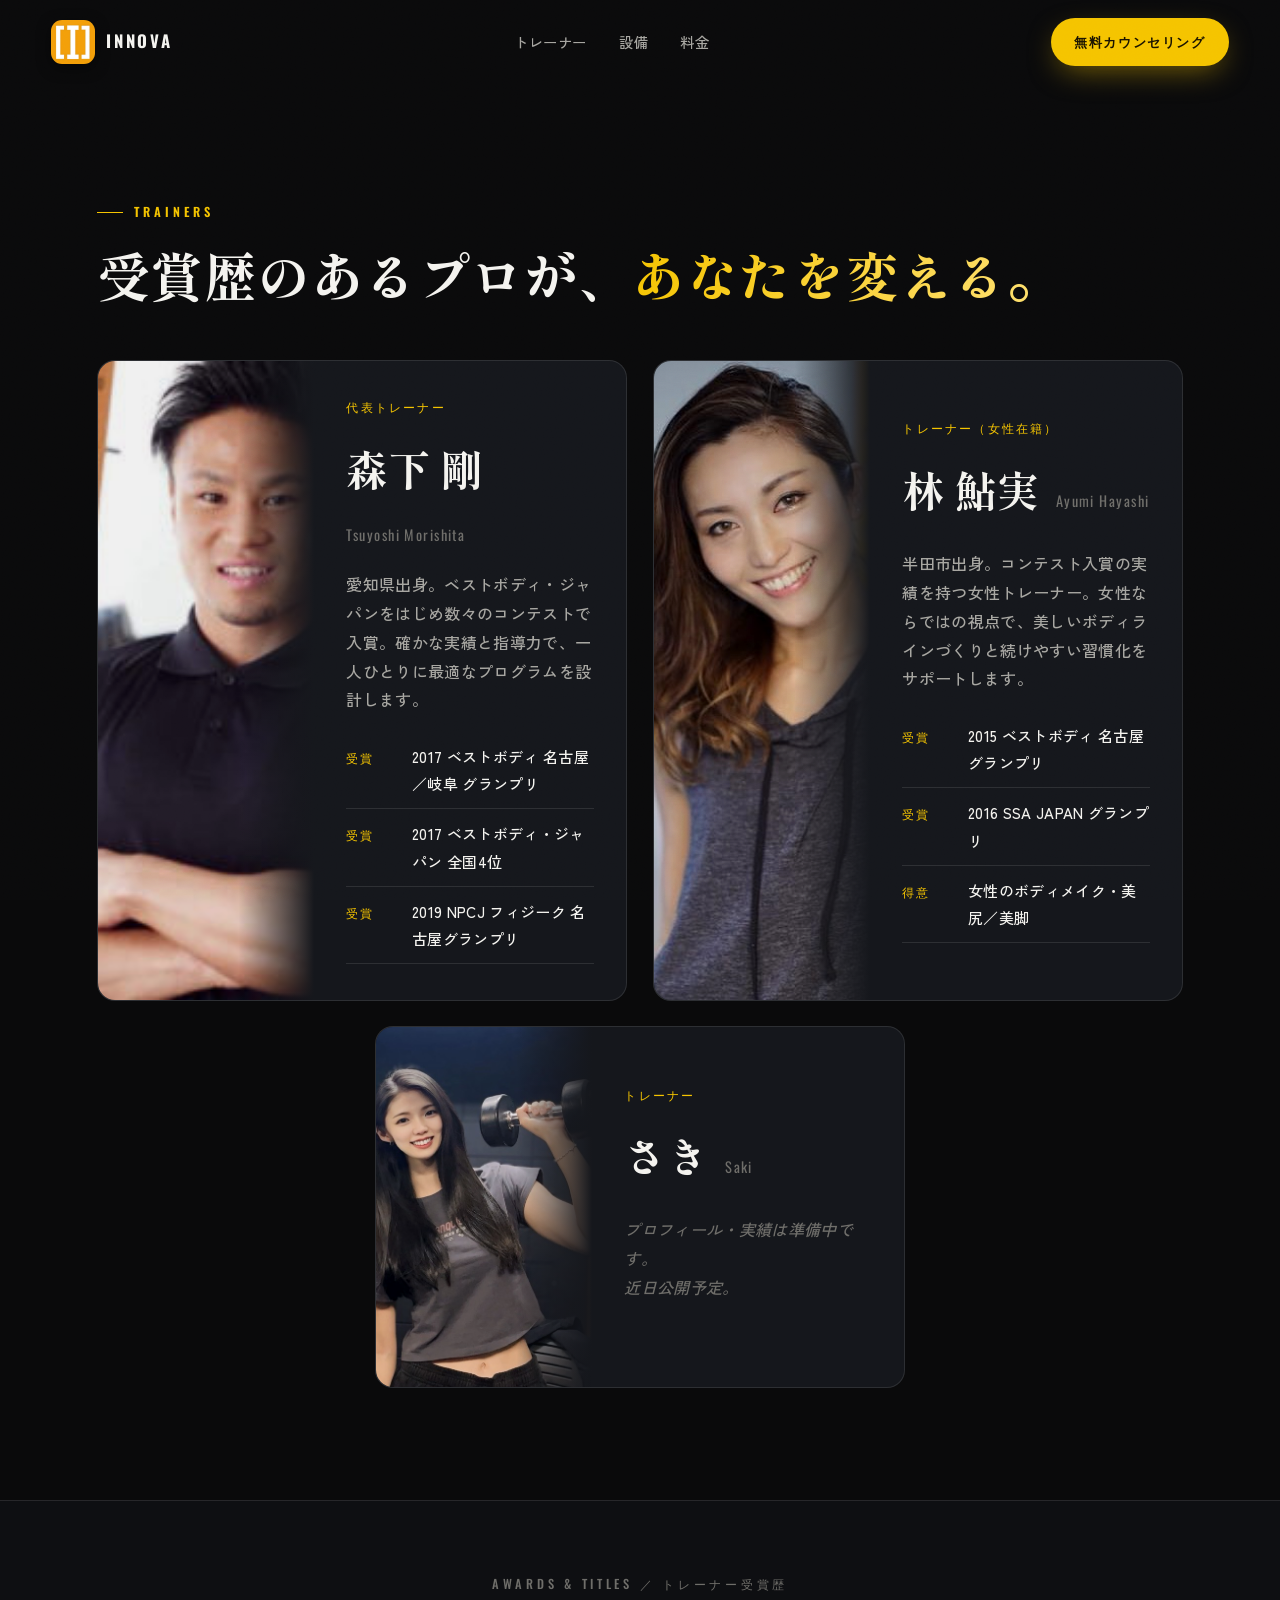
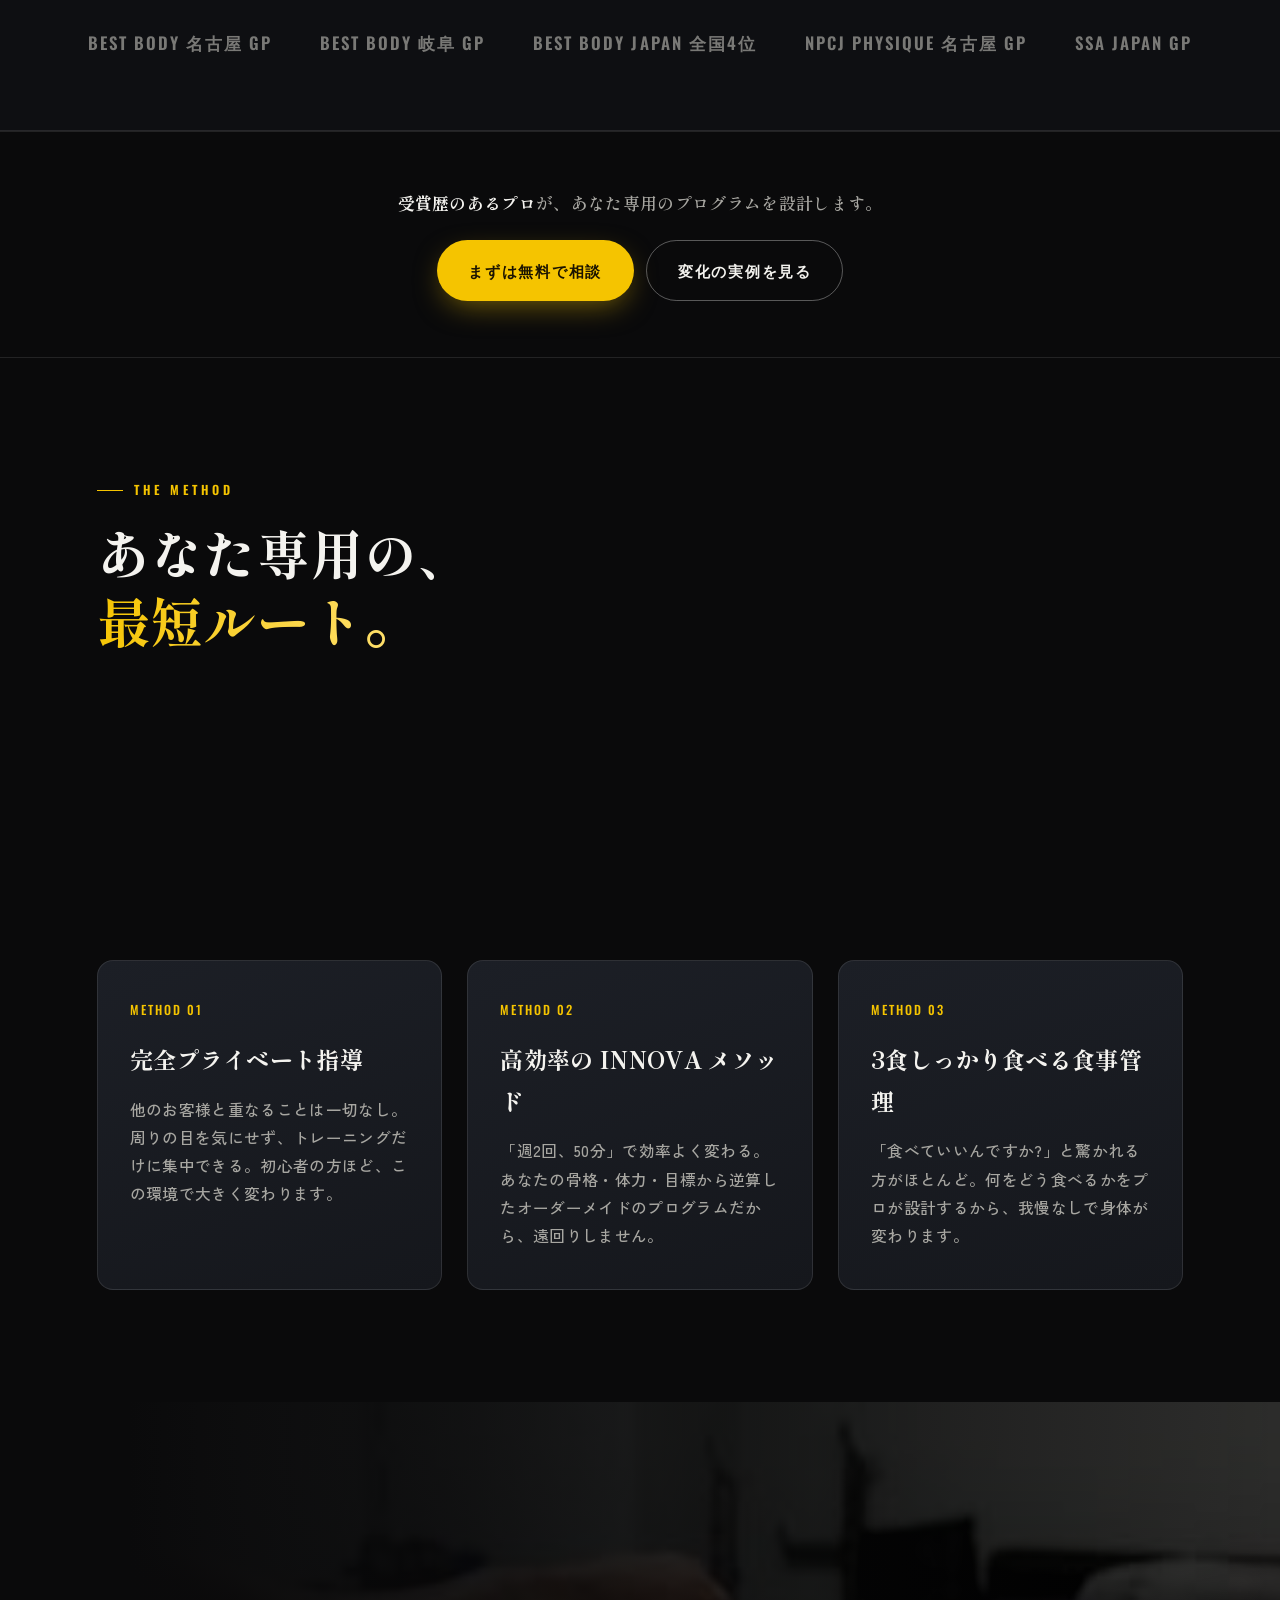
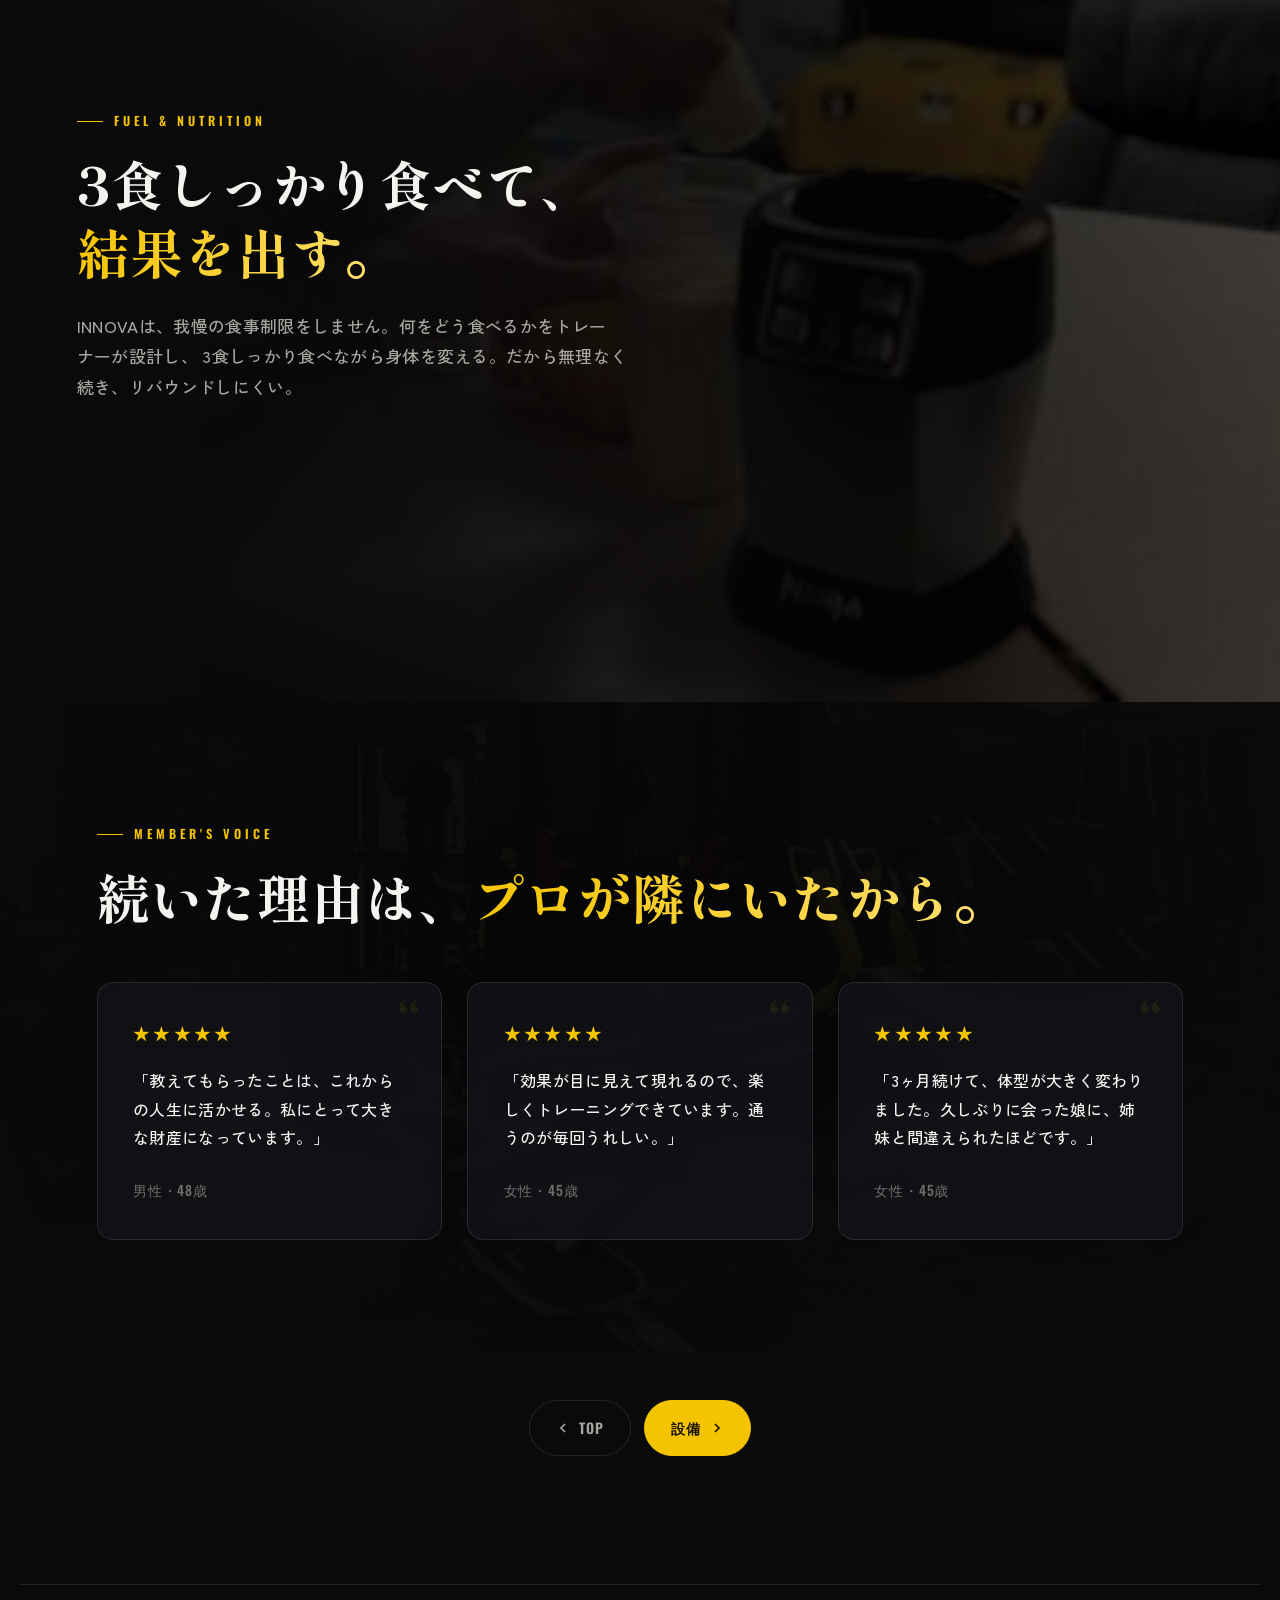
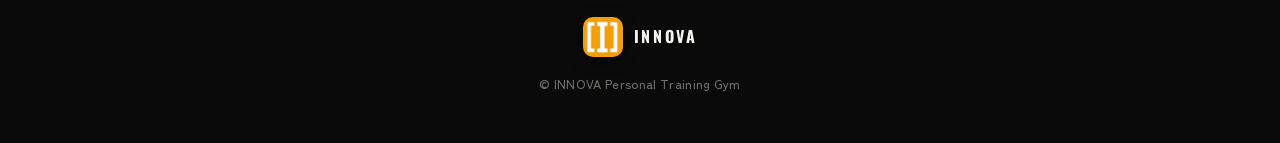
<file: program.html>
<!DOCTYPE html>
<html lang="ja">
<head>
<meta charset="UTF-8">
<meta name="viewport" content="width=device-width, initial-scale=1.0">
<title>メソッド・トレーナー｜INNOVA（イノーバ）名古屋・金山パーソナルジム</title>
<meta name="description" content="INNOVAのトレーニングメソッドとプロトレーナー紹介。コンテスト入賞の実績を持つ専属トレーナーが、あなた専用のプログラムを設計。">
<meta name="theme-color" content="#0a0a0b">
<link rel="preconnect" href="https://fonts.googleapis.com">
<link rel="preconnect" href="https://fonts.gstatic.com" crossorigin>
<link href="https://fonts.googleapis.com/css2?family=Anton&family=Oswald:wght@400;500;600;700&family=Zen+Kaku+Gothic+New:wght@400;500;700;900&family=Shippori+Mincho:wght@600;800&display=swap" rel="stylesheet">
<link rel="stylesheet" href="css/style.css">
</head>
<body class="subpage">
<a href="#main-content" class="skip-link">メインコンテンツへ</a>

<div class="scroll-progress" aria-hidden="true"><span id="scrollBar"></span></div>
<div class="grain" aria-hidden="true"></div>

<header class="header scrolled" id="header">
  <a href="index.html" class="brand">
    <img class="brand__mark" src="img/logo.jpg" alt="INNOVA" loading="eager">
    <span class="brand__name">INNOVA</span>
  </a>
  <nav class="nav">
    <a href="program.html">トレーナー</a>
    <a href="facility.html">設備</a>
    <a href="price.html">料金</a>
  </nav>
  <a href="https://lin.ee/BIl4Lo9" class="btn btn--cta header__cta">無料カウンセリング</a>
  <button class="nav__toggle" id="navToggle" aria-label="メニュー"><span></span><span></span><span></span></button>
</header>

<div class="page-inner">

<section class="trainer" id="trainer">
  <div class="sec-head">
    <p class="sec-eyebrow reveal">TRAINERS</p>
    <h2 class="sec-title reveal" style="--d:.08s"><span class="nobr">受賞歴のあるプロが、</span><span class="nobr y">あなたを変える。</span></h2>
  </div>
  <div class="trainer__pair">
    <article class="tp-card reveal">
      <div class="tp-card__media"><img src="img/trainer-morishita.jpg" alt="代表トレーナー 森下剛"></div>
      <div class="tp-card__body">
        <p class="t-role">代表トレーナー</p>
        <h3 class="t-name">森下 剛<span>Tsuyoshi&nbsp;Morishita</span></h3>
        <p class="t-bio">愛知県出身。ベストボディ・ジャパンをはじめ数々のコンテストで入賞。確かな実績と指導力で、一人ひとりに最適なプログラムを設計します。</p>
        <ul class="t-creds">
          <li><span>受賞</span>2017 ベストボディ 名古屋／岐阜 グランプリ</li>
          <li><span>受賞</span>2017 ベストボディ・ジャパン 全国4位</li>
          <li><span>受賞</span>2019 NPCJ フィジーク 名古屋グランプリ</li>
        </ul>
      </div>
    </article>
    <article class="tp-card reveal" style="--d:.12s">
      <div class="tp-card__media"><img src="img/trainer-hayashi.jpg" alt="女性トレーナー 林鮎実"></div>
      <div class="tp-card__body">
        <p class="t-role">トレーナー（女性在籍）</p>
        <h3 class="t-name">林 鮎実<span>Ayumi&nbsp;Hayashi</span></h3>
        <p class="t-bio">半田市出身。コンテスト入賞の実績を持つ女性トレーナー。女性ならではの視点で、美しいボディラインづくりと続けやすい習慣化をサポートします。</p>
        <ul class="t-creds">
          <li><span>受賞</span>2015 ベストボディ 名古屋グランプリ</li>
          <li><span>受賞</span>2016 SSA JAPAN グランプリ</li>
          <li><span>得意</span>女性のボディメイク・美尻／美脚</li>
        </ul>
      </div>
    </article>
    <article class="tp-card tp-card--solo reveal" style="--d:.16s">
      <div class="tp-card__media"><img src="img/trainer-saki.jpg" alt="トレーナー さき"></div>
      <div class="tp-card__body">
        <p class="t-role">トレーナー</p>
        <h3 class="t-name">さき<span>Saki</span></h3>
        <p class="t-bio t-bio--soon">プロフィール・実績は準備中です。<br>近日公開予定。</p>
      </div>
    </article>
  </div>
</section>

<section class="media" id="media">
  <p class="media__label reveal">AWARDS &amp; TITLES ／ トレーナー受賞歴</p>
  <div class="media__logos reveal" style="--d:.1s">
    <span>BEST&nbsp;BODY&nbsp;名古屋&nbsp;GP</span>
    <span>BEST&nbsp;BODY&nbsp;岐阜&nbsp;GP</span>
    <span>BEST&nbsp;BODY&nbsp;JAPAN&nbsp;全国4位</span>
    <span>NPCJ&nbsp;PHYSIQUE&nbsp;名古屋&nbsp;GP</span>
    <span>SSA&nbsp;JAPAN&nbsp;GP</span>
  </div>
</section>

<div class="mid-cta">
  <p class="mid-cta__text"><strong>受賞歴のあるプロ</strong>が、あなた専用のプログラムを設計します。</p>
  <div class="mid-cta__buttons">
    <a href="https://lin.ee/BIl4Lo9" class="btn btn--cta">まずは無料で相談</a>
    <a href="results.html" class="btn btn--ghost">変化の実例を見る</a>
  </div>
</div>

<section class="method" id="method">
  <div class="method__head sec-head">
    <p class="sec-eyebrow reveal">THE METHOD</p>
    <h2 class="sec-title reveal" style="--d:.08s"><span class="nobr">あなた専用の、</span><br><span class="y">最短ルート。</span></h2>
  </div>
  <div class="method__roll" aria-hidden="true">
    <img class="cutout cutout--plate" data-cut="roll" src="img/cutout-plate.png" alt="">
  </div>
  <div class="method__cards">
    <article class="m-card card-3d reveal">
      <div class="m-card__inner">
        <span class="m-card__no">METHOD 01</span>
        <h3>完全プライベート指導</h3>
        <p>他のお客様と重なることは一切なし。周りの目を気にせず、トレーニングだけに集中できる。初心者の方ほど、この環境で大きく変わります。</p>
      </div>
    </article>
    <article class="m-card card-3d reveal" style="--d:.1s">
      <div class="m-card__inner">
        <span class="m-card__no">METHOD 02</span>
        <h3>高効率の INNOVA メソッド</h3>
        <p>「週2回、50分」で効率よく変わる。あなたの骨格・体力・目標から逆算したオーダーメイドのプログラムだから、遠回りしません。</p>
      </div>
    </article>
    <article class="m-card card-3d reveal" style="--d:.2s">
      <div class="m-card__inner">
        <span class="m-card__no">METHOD 03</span>
        <h3>3食しっかり食べる食事管理</h3>
        <p>「食べていいんですか?」と驚かれる方がほとんど。何をどう食べるかをプロが設計するから、我慢なしで身体が変わります。</p>
      </div>
    </article>
  </div>
</section>

<section class="fuel" id="fuel">
  <div class="fuel__bg" aria-hidden="true">
    <video autoplay muted loop playsinline poster="img/fuel-poster.jpg">
      <source src="video/fuel.mp4" type="video/mp4">
    </video>
  </div>
  <img class="cutout cutout--shaker" data-cut="fall" src="img/cutout-shaker.png" alt="" aria-hidden="true">
  <div class="fuel__text">
    <p class="sec-eyebrow reveal">FUEL &amp; NUTRITION</p>
    <h2 class="sec-title reveal" style="--d:.08s"><span class="nobr">3食しっかり食べて、</span><br><span class="nobr y">結果を出す。</span></h2>
    <p class="fuel__lead reveal" style="--d:.16s">
      INNOVAは、我慢の食事制限をしません。何をどう食べるかをトレーナーが設計し、
      3食しっかり食べながら身体を変える。だから無理なく続き、リバウンドしにくい。
    </p>
  </div>
</section>

<section class="voice" id="voice">
  <div class="voice__bg" aria-hidden="true">
    <img src="img/hero-rack.jpg" alt="INNOVA金山店の店内" style="width:100%;height:100%;object-fit:cover;filter:brightness(.18) grayscale(.3) contrast(1.1)">
  </div>
  <div class="voice__inner">
    <div class="sec-head">
      <p class="sec-eyebrow reveal">MEMBER'S VOICE</p>
      <h2 class="sec-title reveal" style="--d:.08s"><span class="nobr">続いた理由は、</span><span class="nobr y">プロが隣にいたから。</span></h2>
    </div>
    <div class="voice__grid">
      <blockquote class="v-card reveal">
        <div class="v-stars" aria-label="5つ星">&#9733;&#9733;&#9733;&#9733;&#9733;</div>
        <p>「教えてもらったことは、これからの人生に活かせる。私にとって大きな財産になっています。」</p>
        <cite>男性・48歳</cite>
      </blockquote>
      <blockquote class="v-card reveal" style="--d:.1s">
        <div class="v-stars" aria-label="5つ星">&#9733;&#9733;&#9733;&#9733;&#9733;</div>
        <p>「効果が目に見えて現れるので、楽しくトレーニングできています。通うのが毎回うれしい。」</p>
        <cite>女性・45歳</cite>
      </blockquote>
      <blockquote class="v-card reveal" style="--d:.2s">
        <div class="v-stars" aria-label="5つ星">&#9733;&#9733;&#9733;&#9733;&#9733;</div>
        <p>「3ヶ月続けて、体型が大きく変わりました。久しぶりに会った娘に、姉妹と間違えられたほどです。」</p>
        <cite>女性・45歳</cite>
      </blockquote>
    </div>
  </div>
</section>

</div>

<nav class="pagenav">
  <a href="index.html" class="pagenav__link"><svg viewBox="0 0 24 24" fill="none" stroke="currentColor" stroke-width="2.5"><path d="M15 6l-6 6 6 6"/></svg> TOP</a>
  <a href="facility.html" class="pagenav__link pagenav__link--next">設備 <svg viewBox="0 0 24 24" fill="none" stroke="currentColor" stroke-width="2.5"><path d="M9 6l6 6-6 6"/></svg></a>
</nav>

<footer class="footer" style="padding:2rem 6vw 1rem">
  <div class="footer__brand"><img class="brand__mark" src="img/logo.jpg" alt="INNOVA" loading="lazy"> INNOVA</div>
  <p class="footer__copy">&copy; INNOVA Personal Training Gym</p>
</footer>

<div class="mcta" aria-hidden="true">
  <a href="https://lin.ee/BIl4Lo9" class="mcta__btn mcta__btn--main" target="_blank" rel="noopener">LINEで無料相談</a>
  <a href="https://lin.ee/BIl4Lo9" class="mcta__btn mcta__btn--line" target="_blank" rel="noopener"><span aria-hidden="true">L</span> LINEで相談</a>
</div>

<nav class="btabs" aria-label="ページナビゲーション">
  <div class="btabs__inner">
    <a href="index.html" class="btabs__item"><svg viewBox="0 0 24 24" fill="none" stroke="currentColor" stroke-width="2"><path d="M3 12l9-8 9 8"/><path d="M5 10v10h14V10"/></svg>TOP</a>
    <a href="program.html" class="btabs__item active"><svg viewBox="0 0 24 24" fill="none" stroke="currentColor" stroke-width="2"><circle cx="12" cy="12" r="10"/><path d="M12 6v6l4 2"/></svg>トレーナー</a>
    <a href="facility.html" class="btabs__item"><svg viewBox="0 0 24 24" fill="none" stroke="currentColor" stroke-width="2"><rect x="3" y="3" width="18" height="18" rx="2"/><path d="M9 3v18"/><path d="M3 9h18"/></svg>設備</a>
    <a href="price.html" class="btabs__item"><svg viewBox="0 0 24 24" fill="none" stroke="currentColor" stroke-width="2"><path d="M12 2v20"/><path d="M17 5H9.5a3.5 3.5 0 000 7h5a3.5 3.5 0 010 7H6"/></svg>料金</a>
  </div>
</nav>

<script src="js/main.js"></script>
</body>
</html>
</file>
<file: css/style.css>
/* ===========================================================
   GOLDEN GRIT — black × gold personal gym
   =========================================================== */
:root{
  --black:#0a0a0b;
  --ink:#0e0f12;
  --char:#15171c;
  --char2:#1c1f26;
  --line:rgba(255,255,255,.10);
  --white:#f4f3ef;
  --grey:#a7a6a1;
  --grey2:#6f6e6a;
  --y:#f5c400;          /* signal yellow */
  --y2:#e0a800;         /* gold hover */
  --y-soft:#ffe277;
  --r:14px;
  --maxw:1240px;
  --ease:cubic-bezier(.2,.8,.2,1);
}
*{margin:0;padding:0;box-sizing:border-box}
html{scroll-behavior:smooth;overflow-x:clip;width:100%}
body{
  background:var(--black);
  color:var(--white);
  font-family:"Zen Kaku Gothic New","Hiragino Kaku Gothic ProN","Yu Gothic",sans-serif;
  font-weight:500;
  line-height:1.8;
  overflow-x:clip;
  width:100%;
  max-width:100%;
  -webkit-font-smoothing:antialiased;
  letter-spacing:.02em;
}
img{max-width:100%;display:block}
/* responsive line-break helpers: <br class="br-sp"> shows on mobile, <br class="br-pc"> on desktop */
.br-sp{display:none}
.br-pc{display:inline}
a{color:inherit;text-decoration:none}
section{position:relative;z-index:1}

/* hero backdrop: real gym video (z-1) + transparent 3D canvas (z0) in front */
.hero-bgvideo{position:fixed;inset:0;width:100%;height:100vh;object-fit:cover;z-index:-1;
  filter:brightness(.52) contrast(1.08) grayscale(.14);transition:opacity .6s ease}
/* real gym photos: continuous slow-zoom crossfade slideshow */
.hero-photos{overflow:hidden}
.hero-photos .hp{position:absolute;inset:0;width:100%;height:100%;object-fit:cover;opacity:0;
  animation:heroKen 26s ease-in-out infinite;will-change:transform,opacity}
.hero-photos .hp--1{animation-delay:0s}
.hero-photos .hp--2{animation-delay:13s}
@keyframes heroKen{
  0%{opacity:0;transform:scale(1.05)}
  6%{opacity:1}
  44%{opacity:1}
  50%{opacity:0;transform:scale(1.13)}
  100%{opacity:0;transform:scale(1.13)}
}
@media(prefers-reduced-motion:reduce){
  .hero-photos .hp{animation:none}
  .hero-photos .hp--1{opacity:1;transform:none}
  .hero-photos .hp--2{opacity:0}
}
#gl{position:fixed;inset:0;width:100%;height:100vh;z-index:0;pointer-events:none;transition:opacity .6s ease}
.no-3d #gl{display:none}

/* ---------- typography helpers ---------- */
.display{font-family:"Anton",sans-serif;font-weight:400;letter-spacing:.01em;line-height:.98}
.en{font-family:"Oswald",sans-serif;letter-spacing:.18em;text-transform:uppercase}
.y{color:var(--y)}
/* proper Japanese line-breaking (kinsoku): no 。、 or small kana at line start */
.sec-title,.cta__title,.hero__title,.hero__lead,.concept__lead,.fuel__lead,.cta__lead,.t-bio,.concept__points li{line-break:strict;word-break:normal;overflow-wrap:normal}
/* phrase unit: never breaks mid-clause; lines only wrap between clauses */
.nobr{display:inline-block;white-space:nowrap}

.sec-eyebrow{
  font-family:"Oswald",sans-serif;letter-spacing:.32em;text-transform:uppercase;
  font-size:.78rem;color:var(--y);font-weight:600;margin-bottom:1.1rem;
  display:inline-flex;align-items:center;gap:.7rem;
}
.sec-eyebrow::before{content:"";width:26px;height:1px;background:var(--y)}
.sec-title{
  font-family:"Shippori Mincho","Zen Kaku Gothic New",serif;
  font-weight:800;font-size:clamp(1.9rem,4.4vw,3.3rem);line-height:1.28;letter-spacing:.01em;
}
.sec-head{max-width:var(--maxw);margin:0 auto;padding:0 6vw 3.2rem}

/* ---------- buttons ---------- */
.btn{
  display:inline-flex;align-items:center;justify-content:center;gap:.6rem;
  font-family:"Oswald",sans-serif;font-weight:600;letter-spacing:.12em;text-transform:uppercase;
  font-size:.92rem;padding:1rem 1.9rem;border-radius:60px;transition:.3s var(--ease);
  white-space:nowrap;cursor:pointer;border:1px solid transparent;
}
.btn--cta{background:var(--y);color:#1a1300;box-shadow:0 10px 30px -8px rgba(245,196,0,.5)}
.btn--cta:hover{background:var(--y2);transform:translateY(-2px);box-shadow:0 16px 38px -8px rgba(245,196,0,.6)}
.btn--ghost{border-color:rgba(255,255,255,.32);color:var(--white)}
.btn--ghost:hover{border-color:var(--y);color:var(--y)}

/* ---------- loader ---------- */
#loader{position:fixed;inset:0;z-index:999;background:var(--black);
  display:flex;flex-direction:column;align-items:center;justify-content:center;gap:1.3rem;
  transition:opacity .9s ease,visibility .9s}
#loader.done{opacity:0;visibility:hidden}
.loader__mark{font-family:"Anton",sans-serif;font-size:clamp(2.2rem,6vw,4rem);color:var(--white);letter-spacing:.12em}
.loader__sub{font-family:"Oswald",sans-serif;letter-spacing:.4em;font-size:.7rem;color:var(--y);text-transform:uppercase}
.loader__bar{width:200px;height:2px;background:rgba(255,255,255,.12);border-radius:3px;overflow:hidden}
.loader__bar span{display:block;height:100%;width:0;background:var(--y);animation:load 1.6s var(--ease) forwards}
@keyframes load{to{width:100%}}

/* ---------- header ---------- */
.header{
  position:fixed;top:0;left:0;width:100%;z-index:100;
  display:flex;align-items:center;justify-content:space-between;
  padding:1.1rem 4vw;transition:.4s var(--ease);
}
.header.scrolled{background:rgba(8,8,9,.78);backdrop-filter:blur(14px);
  padding:.7rem 4vw;border-bottom:1px solid var(--line)}
.brand{display:flex;align-items:center;gap:.7rem;font-family:"Oswald",sans-serif;
  font-weight:700;letter-spacing:.16em;font-size:1.05rem}
.brand__mark{
  height:44px;width:44px;object-fit:cover;border-radius:11px;
  box-shadow:0 4px 14px rgba(0,0,0,.5);
}
.footer__brand .brand__mark{height:40px;width:40px;border-radius:10px}
.nav{display:flex;gap:2rem}
.nav a{font-size:.9rem;color:var(--grey);transition:.25s;position:relative;letter-spacing:.04em}
.nav a:hover{color:var(--white)}
.nav a::after{content:"";position:absolute;left:0;bottom:-6px;width:0;height:2px;background:var(--y);transition:.3s var(--ease)}
.nav a:hover::after{width:100%}
.header__cta{padding:.7rem 1.4rem;font-size:.82rem}
.nav__toggle{display:none;flex-direction:column;gap:5px;background:none;border:0;cursor:pointer;padding:6px}
.nav__toggle span{width:26px;height:2px;background:var(--white);transition:.3s}

/* ===========================================================
   HERO
   =========================================================== */
.hero{min-height:100vh;display:flex;align-items:center;justify-content:center;text-align:center;
  padding:8rem 6vw 5rem;overflow:hidden;background:transparent}
/* gym 3D shows through; fallback only when no WebGL */
.hero__fallback{position:absolute;inset:0;z-index:-1;display:none;
  background:radial-gradient(120% 90% at 50% 30%,#23252b 0%,#0c0c0e 55%,#060607 100%)}
/* video backdrop is the fallback now; keep gradient off so it never covers the footage */
/* readability scrim over the dark gym render */
.hero::after{content:"";position:absolute;inset:0;z-index:1;pointer-events:none;
  background:radial-gradient(75% 60% at 50% 52%,rgba(6,6,8,.72) 0%,rgba(6,6,8,.35) 45%,transparent 75%)}
.hero__inner{max-width:880px;position:relative;z-index:2}
.hero__eyebrow{font-family:"Oswald",sans-serif;letter-spacing:.4em;text-transform:uppercase;
  font-size:.74rem;color:var(--y);font-weight:600;margin-bottom:1.7rem;
  opacity:0;animation:heroIn .9s var(--ease) .2s forwards}
.hero__title{
  font-family:"Anton",sans-serif;font-weight:400;
  font-size:clamp(3.4rem,12vw,10rem);line-height:.92;letter-spacing:.02em;margin-bottom:1.1rem;
  text-shadow:0 0 60px rgba(0,0,0,.6);
  opacity:0;animation:heroIn 1.1s var(--ease) .4s forwards}
.hero__subtitle{font-family:"Shippori Mincho","Zen Kaku Gothic New",serif;font-weight:800;
  font-size:clamp(1.35rem,3.4vw,2.3rem);line-height:1.3;letter-spacing:.04em;color:var(--white);margin-bottom:1.1rem;
  text-shadow:0 2px 20px rgba(0,0,0,.55);opacity:0;animation:heroIn 1s var(--ease) .58s forwards}
.hero__tagline{font-family:"Oswald",sans-serif;font-weight:500;letter-spacing:.42em;text-transform:uppercase;
  font-size:clamp(.7rem,1.5vw,1.05rem);color:var(--y);margin-bottom:2rem;
  opacity:0;animation:heroIn 1s var(--ease) .74s forwards}
.hero__lead{font-size:clamp(.95rem,1.5vw,1.12rem);color:var(--white);max-width:560px;margin:0 auto 2.6rem;
  opacity:0;animation:heroIn 1s var(--ease) .85s forwards}
.hero__cta{display:flex;gap:1rem;flex-wrap:wrap;justify-content:center;
  opacity:0;animation:heroIn 1s var(--ease) 1.05s forwards}
@keyframes heroIn{from{opacity:0;transform:translateY(26px)}to{opacity:1;transform:none}}
.no-3d .hero__eyebrow,.no-3d .hero__title,.no-3d .hero__subtitle,.no-3d .hero__tagline,.no-3d .hero__lead,.no-3d .hero__cta{animation-delay:.1s}
.hero__scroll{position:absolute;left:50%;transform:translateX(-50%);bottom:2.4rem;z-index:2;
  display:flex;flex-direction:column;align-items:center;gap:.7rem;
  font-family:"Oswald",sans-serif;letter-spacing:.3em;font-size:.66rem;color:var(--grey)}
.hero__scroll span{width:1px;height:46px;background:linear-gradient(var(--y),transparent);position:relative;overflow:hidden}
.hero__scroll span::after{content:"";position:absolute;top:0;left:0;width:100%;height:14px;background:var(--y);animation:scrolldot 1.8s var(--ease) infinite}
@keyframes scrolldot{0%{transform:translateY(-14px)}100%{transform:translateY(46px)}}

/* ---------- marquee ---------- */
.marquee{background:var(--y);color:#15130a;overflow:hidden;padding:.85rem 0;
  border-top:1px solid #15130a;border-bottom:1px solid #15130a;position:relative;z-index:2}
.marquee__track{display:flex;align-items:center;gap:2.4rem;white-space:nowrap;
  font-family:"Anton",sans-serif;font-size:1.5rem;letter-spacing:.06em;
  animation:marquee 22s linear infinite;width:max-content}
.marquee .dot{width:8px;height:8px;border-radius:50%;background:#15130a;display:inline-block}
@keyframes marquee{to{transform:translateX(-50%)}}

/* ===========================================================
   STATS
   =========================================================== */
.stats{background:var(--ink);padding:5rem 6vw;border-bottom:1px solid var(--line)}
.stats__grid{max-width:var(--maxw);margin:0 auto;display:grid;grid-template-columns:repeat(4,1fr);gap:2rem}
.stat{text-align:center;border-left:1px solid var(--line);padding:0 1rem}
.stat:first-child{border-left:0}
.stat__num{font-family:"Anton",sans-serif;font-size:clamp(2.8rem,5vw,4.2rem);color:var(--white);line-height:1;display:flex;justify-content:center;align-items:baseline;gap:.15rem}
.stat__num .count{color:var(--y)}
.stat__num em{font-size:1.3rem;font-style:normal;color:var(--white);font-family:"Zen Kaku Gothic New";font-weight:700}
.stat__num em.minus{color:var(--y);font-family:"Anton",sans-serif;font-size:inherit;font-weight:400;margin-right:-.05em}
.stat__label{margin-top:.9rem;color:var(--grey);font-size:.92rem;letter-spacing:.05em}

/* ===========================================================
   CONCEPT
   =========================================================== */
.concept{display:grid;grid-template-columns:1fr 1fr;gap:0;align-items:stretch;
  background:var(--black)}
.concept__media{position:relative;min-height:560px;overflow:hidden}
.concept__media video,.concept__media img{position:absolute;inset:0;width:100%;height:100%;object-fit:cover;object-position:50% 38%;filter:brightness(.78) contrast(1.05)}
.concept__media::after{content:"";position:absolute;inset:0;background:linear-gradient(90deg,transparent 60%,var(--black))}
.concept__text{padding:6rem 6vw;display:flex;flex-direction:column;justify-content:center;max-width:680px}
.concept__lead{color:var(--grey);margin:1.6rem 0 2.2rem;font-size:1.04rem}
.concept__points{list-style:none;display:flex;flex-direction:column;gap:1rem}
.concept__points li{display:flex;align-items:center;gap:1.2rem;font-weight:700;font-size:1.1rem;
  padding:1rem 1.2rem;background:var(--char);border:1px solid var(--line);border-radius:12px}
.concept__points .num{font-family:"Anton",sans-serif;color:var(--y);font-size:1.4rem;line-height:1}

/* ===========================================================
   TRANSFORM (before/after)
   =========================================================== */
.transform{padding:6.5rem 0 7rem;background:var(--ink)}
.ba-slider{position:relative;max-width:440px;margin:0 auto;aspect-ratio:3/4;border-radius:18px;
  overflow:hidden;user-select:none;border:1px solid var(--line);box-shadow:0 40px 90px -30px rgba(0,0,0,.85)}
/* 色彩は残しつつ、共通の淡いフィルムグレードで2枚のトーンを揃える */
.ba-slider img{position:absolute;inset:0;width:100%;height:100%;object-fit:cover;filter:contrast(1.07) saturate(.92) sepia(.12) brightness(1.0)}
.ba-slider__before{position:absolute;inset:0;width:50%;overflow:hidden;border-right:2px solid var(--y)}
.ba-slider__before img{width:auto;min-width:440px;max-width:none}
.ba-tag{position:absolute;top:16px;font-family:"Anton",sans-serif;letter-spacing:.05em;
  font-size:clamp(1.3rem,2.6vw,2rem);line-height:1;text-transform:uppercase;
  padding:.32rem .9rem;border-radius:7px;box-shadow:0 6px 18px -6px rgba(0,0,0,.7)}
.ba-tag--before{left:16px;background:rgba(10,10,11,.82);color:#fff;border:1px solid rgba(255,255,255,.25)}
.ba-tag--after{right:16px;background:var(--y);color:#1a1300}
.ba-slider__handle{position:absolute;top:0;left:50%;width:40px;height:100%;transform:translateX(-50%);
  cursor:ew-resize;display:flex;align-items:center;justify-content:center}
.ba-slider__handle span{width:42px;height:42px;border-radius:50%;background:var(--y);
  display:grid;place-items:center;box-shadow:0 0 0 4px rgba(245,196,0,.25)}
.ba-slider__handle span::before{content:"‹ ›";font-size:1.1rem;color:#1a1300;font-weight:900;letter-spacing:-2px}
.ba-slider__hint{text-align:center;color:var(--grey2);font-size:.82rem;margin:1rem 0 3.4rem;letter-spacing:.06em}

.ba-grid{max-width:var(--maxw);margin:0 auto;padding:0 6vw;display:grid;grid-template-columns:repeat(3,1fr);gap:1.6rem}
.ba-card{background:var(--char);border:1px solid var(--line);border-radius:16px;overflow:hidden;transition:.4s var(--ease)}
.ba-card:hover{transform:translateY(-6px);border-color:rgba(245,196,0,.4)}
.ba-card__photo{height:230px;overflow:hidden}
.ba-card__photo img{width:100%;height:100%;object-fit:cover;filter:brightness(.85) contrast(1.05);transition:.6s var(--ease)}
.ba-card:hover .ba-card__photo img{transform:scale(1.07)}
/* real before/after composites: show the full image (don't crop) */
.ba-card--ba .ba-card__photo{height:auto;background:#0c0d10}
.ba-card--ba .ba-card__photo img{height:auto;object-fit:contain;filter:none}
.ba-card--ba:hover .ba-card__photo img{transform:none}
.ba-card__body{padding:1.6rem}
.ba-card__case{font-family:"Oswald",sans-serif;letter-spacing:.08em;font-size:.78rem;color:var(--grey);margin-bottom:1.1rem}
.kpi{list-style:none;display:flex;gap:.6rem;border-top:1px solid var(--line);border-bottom:1px solid var(--line);padding:1.1rem 0;margin-bottom:1.1rem}
.kpi li{flex:1;text-align:center;display:flex;flex-direction:column;gap:.2rem}
.kpi li span{font-size:.74rem;color:var(--grey2)}
.kpi li strong{font-family:"Anton",sans-serif;font-size:1.7rem;line-height:1}
.kpi li strong em{font-size:.8rem;font-style:normal;margin-left:1px}
.ba-card__voice{font-size:.92rem;color:var(--grey);font-style:italic}

/* ===========================================================
   METHOD (rolling plates)
   =========================================================== */
.method{padding:7rem 0;background:var(--black);overflow:hidden}
.method__roll{height:140px;margin:1rem 0 1.5rem;position:relative}
.method__cards{max-width:var(--maxw);margin:0 auto;padding:0 6vw;display:grid;grid-template-columns:repeat(3,1fr);gap:1.6rem}
.m-card{perspective:1000px}
.m-card__inner{background:linear-gradient(160deg,var(--char2),var(--char));border:1px solid var(--line);
  border-radius:16px;padding:2.4rem 2rem;height:100%;transition:.3s var(--ease);transform-style:preserve-3d}
.m-card:hover .m-card__inner{border-color:rgba(245,196,0,.45)}
.m-card__no{font-family:"Oswald",sans-serif;letter-spacing:.16em;font-size:.78rem;color:var(--y);display:block;margin-bottom:1.1rem}
.m-card h3{font-size:1.45rem;margin-bottom:.9rem;font-family:"Shippori Mincho",serif;font-weight:800}
.m-card p{color:var(--grey);font-size:.98rem}

/* ===========================================================
   FUEL (falling shaker)
   =========================================================== */
.fuel{position:relative;min-height:100vh;display:flex;align-items:center;overflow:hidden;padding:6rem 6vw}
.fuel__bg{position:absolute;inset:0;z-index:0}
.fuel__bg video{width:100%;height:100%;object-fit:cover;filter:brightness(.32) contrast(1.1) grayscale(.3)}
.fuel__bg::after{content:"";position:absolute;inset:0;background:linear-gradient(90deg,var(--black) 10%,rgba(8,8,9,.5) 60%,transparent)}
.fuel__shaker{position:absolute;inset:0;z-index:1;pointer-events:none}
.fuel__text{position:relative;z-index:2;max-width:560px}
.fuel__lead{color:var(--grey);margin-top:1.6rem;font-size:1.06rem}

/* ===========================================================
   FACILITY
   =========================================================== */
.facility{padding:7rem 0;background:var(--ink)}
.facility__grid{max-width:var(--maxw);margin:0 auto 4rem;padding:0 6vw;display:grid;grid-template-columns:repeat(3,1fr);gap:1.3rem}
.f-card{position:relative;border:1px solid var(--line);border-radius:14px;overflow:hidden;min-height:280px;
  display:flex;align-items:flex-end;isolation:isolate;transition:.4s var(--ease)}
/* machine photo sits behind the name */
.f-card::before{content:"";position:absolute;inset:0;z-index:-2;background:var(--bg) center/cover no-repeat;
  filter:grayscale(.35) brightness(.62) contrast(1.05);transition:.6s var(--ease)}
.f-card::after{content:"";position:absolute;inset:0;z-index:-1;
  background:linear-gradient(180deg,rgba(8,8,9,.15) 0%,rgba(8,8,9,.55) 50%,rgba(8,8,9,.94) 100%)}
.f-card:hover{border-color:rgba(245,196,0,.5);transform:translateY(-6px)}
.f-card:hover::before{transform:scale(1.08);filter:grayscale(.1) brightness(.72) contrast(1.08)}
.f-card__inner{padding:1.8rem;position:relative;width:100%}
.f-no{font-family:"Anton",sans-serif;font-size:2.6rem;color:var(--y);line-height:1;display:block;margin-bottom:.3rem;
  text-shadow:0 2px 14px rgba(0,0,0,.6)}
.f-card h3{font-size:1.32rem;margin-bottom:.4rem;text-shadow:0 2px 12px rgba(0,0,0,.7)}
.f-card p{color:var(--grey);font-size:.9rem}
.facility__dumbbell{max-width:var(--maxw);margin:0 auto;padding:0 6vw;display:grid;grid-template-columns:1.1fr 1fr;gap:0;
  border:1px solid var(--line);border-radius:18px;overflow:hidden;background:var(--char)}
.facility__dumbbell{padding:0;margin-left:auto;margin-right:auto;width:calc(100% - 12vw)}
.facility__dumbbell-media{min-height:340px;position:relative;overflow:hidden}
.facility__dumbbell-media video{position:absolute;inset:0;width:100%;height:100%;object-fit:cover;filter:brightness(.8) contrast(1.05)}
.facility__dumbbell-text{padding:3.2rem 3rem;display:flex;flex-direction:column;justify-content:center}
.facility__dumbbell-text h3{font-size:clamp(1.4rem,2.6vw,2rem);font-family:"Shippori Mincho",serif;font-weight:800;line-height:1.4;margin-bottom:1rem}
.facility__dumbbell-text p{color:var(--grey)}

/* ===========================================================
   TRAINER
   =========================================================== */
.trainer{padding:7rem 0;background:var(--black)}
.trainer__feature{max-width:var(--maxw);margin:0 auto;padding:0 6vw;display:grid;grid-template-columns:.85fr 1.15fr;gap:0;
  border:1px solid var(--line);border-radius:20px;overflow:hidden;background:var(--char);width:calc(100% - 12vw)}
.trainer__media{position:relative;min-height:520px;overflow:hidden}
.trainer__media video{position:absolute;inset:0;width:100%;height:100%;object-fit:cover;filter:brightness(.82) contrast(1.08) grayscale(.1)}
.trainer__media::after{content:"";position:absolute;inset:0;background:linear-gradient(90deg,transparent 60%,var(--char))}
.trainer__body{padding:3.6rem 3.4rem;display:flex;flex-direction:column;justify-content:center}
.t-role{font-family:"Oswald",sans-serif;letter-spacing:.18em;font-size:.76rem;color:var(--y);margin-bottom:.8rem}
.t-name{font-size:clamp(1.8rem,3.4vw,2.6rem);font-family:"Shippori Mincho",serif;font-weight:800;
  display:flex;align-items:baseline;gap:1rem;margin-bottom:1.4rem;flex-wrap:wrap}
.t-name span{font-family:"Oswald",sans-serif;font-size:.9rem;color:var(--grey2);letter-spacing:.1em;font-weight:400}
.t-bio{color:var(--grey);font-size:1rem;margin-bottom:1.8rem}
.t-creds{list-style:none;display:flex;flex-direction:column;gap:.7rem}
.t-creds li{display:flex;gap:1.1rem;align-items:baseline;font-size:.94rem;color:var(--white);
  padding-bottom:.7rem;border-bottom:1px solid var(--line)}
.t-creds li span{font-family:"Oswald",sans-serif;font-size:.72rem;letter-spacing:.12em;color:var(--y);
  min-width:48px;text-transform:uppercase}
/* two-trainer cards */
.trainer__pair{max-width:var(--maxw);margin:0 auto;padding:0 6vw;display:grid;grid-template-columns:1fr 1fr;gap:1.6rem}
.tp-card{display:grid;grid-template-columns:.82fr 1.18fr;border:1px solid var(--line);border-radius:18px;overflow:hidden;background:var(--char)}
.tp-card__media{position:relative;min-height:360px;overflow:hidden}
.tp-card__media img{position:absolute;inset:0;width:100%;height:100%;object-fit:cover;object-position:center top;filter:brightness(.92) contrast(1.05)}
.tp-card__media::after{content:"";position:absolute;inset:0;background:linear-gradient(90deg,transparent 65%,var(--char))}
.tp-card__body{padding:2.2rem 2rem;display:flex;flex-direction:column;justify-content:center}
.tp-card--solo{grid-column:1/-1;max-width:calc(50% - .8rem);margin-inline:auto;width:100%}
.t-bio--soon{color:var(--grey2);font-style:italic}

/* ===========================================================
   VOICE
   =========================================================== */
.voice{position:relative;padding:7rem 0;overflow:hidden}
.voice__bg{position:absolute;inset:0;z-index:0}
.voice__bg video{width:100%;height:100%;object-fit:cover;filter:brightness(.22) grayscale(.4) contrast(1.1)}
.voice__bg::after{content:"";position:absolute;inset:0;background:radial-gradient(circle at 50% 40%,rgba(8,8,9,.6),var(--black))}
.voice__inner{position:relative;z-index:2}
.voice__grid{max-width:var(--maxw);margin:0 auto;padding:0 6vw;display:grid;grid-template-columns:repeat(3,1fr);gap:1.6rem}
.v-card{background:rgba(20,22,27,.72);backdrop-filter:blur(8px);border:1px solid var(--line);border-radius:16px;padding:2.2rem}
.v-stars{color:var(--y);letter-spacing:.2em;margin-bottom:1.1rem;font-size:1.05rem}
.v-card p{color:var(--white);font-size:1rem;margin-bottom:1.4rem}
.v-card cite{color:var(--grey2);font-style:normal;font-size:.86rem;font-family:"Oswald",sans-serif;letter-spacing:.06em}

/* ===========================================================
   PRICE
   =========================================================== */
.price{padding:7rem 0;background:var(--ink)}
.price__note{color:var(--grey2);font-size:.86rem}
.price__grid{max-width:var(--maxw);margin:0 auto;padding:0 6vw;display:grid;grid-template-columns:repeat(3,1fr);gap:1.6rem;align-items:start}
.p-card{background:var(--char);border:1px solid var(--line);border-radius:18px;padding:2.6rem 2.1rem;position:relative;transition:.4s var(--ease)}
.p-card:hover{transform:translateY(-6px)}
.p-card--feature{background:linear-gradient(170deg,#23200f,var(--char));border-color:rgba(245,196,0,.5);box-shadow:0 30px 70px -30px rgba(245,196,0,.3)}
.p-card__badge{position:absolute;top:-13px;left:50%;transform:translateX(-50%);background:var(--y);color:#1a1300;
  font-family:"Oswald",sans-serif;letter-spacing:.14em;font-size:.7rem;font-weight:600;padding:.4rem 1.1rem;border-radius:30px}
.p-card__name{font-family:"Anton",sans-serif;font-size:1.9rem;letter-spacing:.04em;color:var(--white)}
.p-card--feature .p-card__name{color:var(--y)}
.p-card__for{color:var(--grey);font-size:.9rem;margin:.4rem 0 1.6rem}
.p-card__price{border-top:1px solid var(--line);padding-top:1.4rem;margin-bottom:.5rem}
.p-card__price span{font-family:"Anton",sans-serif;font-size:2.5rem;letter-spacing:.01em;display:block;line-height:1}
.p-card__price em{font-style:normal;color:var(--grey);font-size:.86rem}
.p-card__split{color:var(--grey);font-size:.84rem;margin-bottom:1.6rem}
.p-card__split strong{color:var(--white)}
.p-card__list{list-style:none;display:flex;flex-direction:column;gap:.8rem;margin-bottom:2rem}
.p-card__list li{padding-left:1.6rem;position:relative;color:var(--grey);font-size:.94rem}
.p-card__list li::before{content:"";position:absolute;left:0;top:.6em;width:8px;height:8px;border-right:2px solid var(--y);border-bottom:2px solid var(--y);transform:rotate(45deg)}
.p-card__btn{width:100%}

/* ===========================================================
   FLOW
   =========================================================== */
.flow{padding:7rem 0;background:var(--black)}
.flow__steps{max-width:var(--maxw);margin:0 auto;padding:0 6vw;display:grid;grid-template-columns:repeat(3,1fr);gap:1.6rem;counter-reset:f}
.flow__step{background:var(--char);border:1px solid var(--line);border-radius:16px;overflow:hidden;position:relative;display:flex;flex-direction:column}
.flow__media{position:relative;aspect-ratio:16/10;overflow:hidden}
.flow__media img{position:absolute;inset:0;width:100%;height:100%;object-fit:cover;transition:transform .6s var(--ease)}
.flow__step:hover .flow__media img{transform:scale(1.05)}
.flow__media::after{content:"";position:absolute;inset:0;background:linear-gradient(180deg,rgba(10,10,11,.08) 40%,rgba(10,10,11,.78))}
.flow__body{padding:1.8rem 1.8rem 2.2rem}
.flow__step::after{content:"";position:absolute;right:-1rem;top:38%;width:2rem;height:2px;background:var(--y);opacity:.4;z-index:2}
.flow__step:last-child::after{display:none}
.flow__no{font-family:"Oswald",sans-serif;letter-spacing:.18em;color:var(--y);font-size:.8rem;display:block;margin-bottom:.8rem}
.flow__step h3{font-size:1.35rem;margin-bottom:.8rem;font-family:"Shippori Mincho",serif;font-weight:800}
.flow__step p{color:var(--grey);font-size:.94rem}

/* ===========================================================
   MEDIA
   =========================================================== */
.media{padding:4.5rem 6vw;background:var(--ink);text-align:center;border-top:1px solid var(--line);border-bottom:1px solid var(--line)}
.media__label{font-family:"Oswald",sans-serif;letter-spacing:.3em;color:var(--grey2);font-size:.78rem;margin-bottom:2rem}
.media__logos{display:flex;flex-wrap:wrap;justify-content:center;gap:3rem;align-items:center}
.media__logos span{font-family:"Oswald",sans-serif;font-weight:600;letter-spacing:.12em;color:var(--grey);font-size:1.05rem;opacity:.7;transition:.3s}
.media__logos span:hover{opacity:1;color:var(--y)}

/* ===========================================================
   CTA + FOOTER
   =========================================================== */
.cta{position:relative;overflow:hidden;padding:7rem 6vw 0}
.cta__bg{position:absolute;inset:0;z-index:0}
.cta__bg video{width:100%;height:100%;object-fit:cover;filter:brightness(.28) contrast(1.1) grayscale(.3)}
.cta__bg::after{content:"";position:absolute;inset:0;background:linear-gradient(180deg,rgba(8,8,9,.5),var(--black) 80%)}
.cta__inner{position:relative;z-index:2;max-width:760px;margin:0 auto;text-align:center}
.cta__title{font-family:"Shippori Mincho",serif;font-weight:800;font-size:clamp(2rem,5vw,3.6rem);line-height:1.3;margin-bottom:1.2rem}
.cta__lead{color:var(--grey);margin-bottom:3rem}
.cta__form{display:grid;grid-template-columns:1fr 1fr;gap:1.1rem;text-align:left}
.field{display:flex;flex-direction:column;gap:.5rem}
.field--full{grid-column:1/-1}
.field label{font-size:.82rem;color:var(--grey);font-family:"Oswald",sans-serif;letter-spacing:.08em}
.field input,.field textarea{background:rgba(20,22,27,.8);border:1px solid var(--line);border-radius:10px;
  padding:.95rem 1.1rem;color:var(--white);font-family:inherit;font-size:.95rem;transition:.25s;resize:vertical}
.field input:focus,.field textarea:focus{outline:none;border-color:var(--y);background:rgba(28,31,38,.9)}
.cta__submit{grid-column:1/-1;width:100%;margin-top:.4rem}
.cta__sub{grid-column:1/-1;text-align:center;color:var(--grey2);font-size:.78rem;margin-top:-.2rem}

.footer{position:relative;z-index:2;max-width:var(--maxw);margin:6rem auto 0;padding:3rem 0;
  border-top:1px solid var(--line);display:flex;flex-direction:column;align-items:center;gap:1rem;text-align:center}
.footer__brand{display:flex;align-items:center;gap:.7rem;font-family:"Oswald",sans-serif;font-weight:700;letter-spacing:.16em}
.footer__info{color:var(--grey);font-size:.9rem;line-height:1.7}
.footer__copy{color:var(--grey2);font-size:.78rem;padding-bottom:2rem}

/* ---------- floating action button ---------- */
.fab{position:fixed;right:1.4rem;bottom:1.4rem;z-index:90;background:var(--y);color:#1a1300;
  font-family:"Oswald",sans-serif;font-weight:600;letter-spacing:.08em;font-size:.86rem;
  padding:1rem 1.5rem;border-radius:50px;box-shadow:0 14px 36px -10px rgba(245,196,0,.6);
  opacity:0;visibility:hidden;transform:translateY(20px);transition:.4s var(--ease)}
.fab.show{opacity:1;visibility:visible;transform:translateY(0)}
.fab:hover{background:var(--y2);transform:translateY(-3px)}

/* ambient audio toggle (generative, royalty-free) */
.audiobtn{position:fixed;left:1.2rem;bottom:1.2rem;z-index:96;width:46px;height:46px;border-radius:50%;
  display:flex;align-items:center;justify-content:center;cursor:pointer;
  background:rgba(12,12,14,.62);border:1px solid var(--line);backdrop-filter:blur(10px);
  color:var(--y);transition:.3s var(--ease)}
.audiobtn:hover{background:rgba(12,12,14,.85);transform:scale(1.06);border-color:rgba(245,196,0,.5)}
.audiobtn svg{width:20px;height:20px;display:block}
.audiobtn .wave{transition:opacity .25s ease}
.audiobtn[a-playing="false"] .wave{opacity:0}
.audiobtn::after{content:"";position:absolute;inset:-4px;border-radius:50%;border:1.5px solid rgba(245,196,0,.0);transition:.3s}
.audiobtn[aria-pressed="true"]::after{border-color:rgba(245,196,0,.55);animation:audpulse 2.4s ease-in-out infinite}
@keyframes audpulse{0%,100%{transform:scale(1);opacity:.7}50%{transform:scale(1.12);opacity:0}}
@media (max-width:880px){.audiobtn{bottom:5.2rem;left:auto;right:1rem;width:42px;height:42px}}

/* ===========================================================
   photo cutouts (real objects, background removed via rembg)
   =========================================================== */
.cutout{position:absolute;pointer-events:none;z-index:3;will-change:transform;
  filter:drop-shadow(0 26px 36px rgba(0,0,0,.75))}
.no-3d .cutout{display:none}
/* rolling weight plate across the method band (no text here) — bold */
.method__roll{position:relative;height:200px;margin:1.4rem 0 2rem;overflow:visible;z-index:3}
.cutout--plate{top:50%;left:0;width:clamp(190px,21vw,300px)}
/* falling protein shaker, right side, clear of the left-aligned copy — bold */
/* shaker sits behind the fuel text (z-index 1 < .fuel__text z-index 2) so it never covers copy */
.cutout--shaker{top:0;right:6vw;width:clamp(170px,17vw,270px);z-index:1}
/* drifting dumbbell — placed over the LEFT video media (no text there), large & bold */
.cutout--dumbbell{left:1vw;bottom:8%;width:clamp(120px,13vw,200px);opacity:.95;z-index:2;
  filter:drop-shadow(0 18px 26px rgba(0,0,0,.7))}

/* ===========================================================
   reveal animations
   =========================================================== */
.reveal{opacity:0;transform:translateY(38px);transition:.9s var(--ease);transition-delay:var(--d,0s)}
.reveal.in{opacity:1;transform:none}
.no-3d .reveal{opacity:1;transform:none}

/* ===========================================================
   B: conversion  &  C: brand polish
   =========================================================== */
/* scroll progress */
.scroll-progress{position:fixed;top:0;left:0;width:100%;height:3px;z-index:300;pointer-events:none}
#scrollBar{display:block;height:100%;width:0;background:linear-gradient(90deg,var(--y),var(--y2));box-shadow:0 0 10px rgba(245,196,0,.6)}

/* film grain overlay */
.grain{position:fixed;inset:0;z-index:210;pointer-events:none;opacity:.05;mix-blend-mode:overlay;background-size:200px 200px;
  background-image:url("data:image/svg+xml,%3Csvg xmlns='http://www.w3.org/2000/svg' width='200' height='200'%3E%3Cfilter id='n'%3E%3CfeTurbulence type='fractalNoise' baseFrequency='0.85' numOctaves='2' stitchTiles='stitch'/%3E%3C/filter%3E%3Crect width='100%25' height='100%25' filter='url(%23n)'/%3E%3C/svg%3E");
  animation:grain 1.2s steps(3) infinite}
@keyframes grain{0%{transform:translate(0,0)}33%{transform:translate(-3%,2%)}66%{transform:translate(2%,-2%)}100%{transform:translate(0,0)}}

/* custom cursor (desktop fine-pointer only) */
.cursor{position:fixed;top:0;left:0;width:30px;height:30px;border:1.5px solid var(--y);border-radius:50%;
  pointer-events:none;z-index:400;transform:translate(-50%,-50%);mix-blend-mode:difference;opacity:0;
  transition:width .25s,height .25s,background .25s,opacity .3s}
.cursor.on{opacity:1}
.cursor.hot{width:56px;height:56px;background:rgba(245,196,0,.18)}
@media(hover:hover) and (pointer:fine){ body.custom-cursor,body.custom-cursor a,body.custom-cursor button,body.custom-cursor .btn{cursor:none} }
@media(hover:none),(pointer:coarse){ .cursor{display:none} }

/* split-text headings (rise per word) */
.split{display:block}
.split .word{display:inline-block;transform:translateY(.5em);opacity:0;transition:transform .7s cubic-bezier(.2,.8,.2,1),opacity .7s;transition-delay:var(--wd,0s)}
.split.in .word{transform:none;opacity:1}
.no-3d .split .word{transform:none;opacity:1}

/* campaign band (CTA) */
.campaign{display:inline-flex;flex-wrap:wrap;align-items:center;justify-content:center;gap:.5rem 1.2rem;
  border:1px solid rgba(245,196,0,.4);border-radius:60px;padding:.7rem 1.7rem;margin-bottom:2.2rem;background:rgba(245,196,0,.05)}
.campaign__tag{font-family:"Oswald",sans-serif;letter-spacing:.14em;font-size:.7rem;font-weight:600;background:var(--y);color:#1a1300;padding:.28rem .8rem;border-radius:30px;text-transform:uppercase}
.campaign__text{font-size:.92rem;color:var(--white)}
.campaign__text s{color:var(--grey2)}
.campaign__count{font-family:"Oswald",sans-serif;letter-spacing:.05em;font-size:.84rem;color:var(--grey)}
.campaign__count em{font-style:normal;color:var(--y);font-variant-numeric:tabular-nums}

/* LINE buttons */
.cta__line{grid-column:1/-1;display:inline-flex;align-items:center;justify-content:center;gap:.6rem;
  background:#06C755;color:#fff;font-family:"Oswald",sans-serif;font-weight:600;letter-spacing:.05em;
  padding:.95rem 1.5rem;border-radius:60px;transition:.25s var(--ease)}
.cta__line:hover{background:#05b14c;transform:translateY(-2px)}
.cta__line-ico{display:grid;place-items:center;width:22px;height:22px;border-radius:6px;background:#fff;color:#06C755;font-weight:800;font-family:"Anton",sans-serif;font-size:.8rem}

/* price value line */
.p-card__value{font-size:.82rem;color:var(--grey);margin:0 0 1.5rem;padding:.55rem .8rem;background:rgba(245,196,0,.06);border-left:2px solid var(--y);border-radius:0 8px 8px 0}

/* mobile sticky CTA bar */
.mcta{position:fixed;left:0;bottom:0;width:100%;z-index:95;display:none;gap:.5rem;
  padding:.55rem .7rem calc(.55rem + env(safe-area-inset-bottom,0px));
  background:rgba(8,8,9,.93);backdrop-filter:blur(12px);border-top:1px solid var(--line)}
.mcta__btn{flex:1;display:flex;align-items:center;justify-content:center;gap:.4rem;padding:.95rem;border-radius:12px;font-weight:700;font-size:.9rem;font-family:"Zen Kaku Gothic New",sans-serif}
.mcta__btn--main{background:var(--y);color:#1a1300}
.mcta__btn--line{background:#06C755;color:#fff}

/* spatial 3D scroll: panels rise from depth as you scroll (desktop only; JS-driven) */
.depth{will-change:transform;backface-visibility:hidden;transform-origin:center 70%}
@media (max-width:980px),(prefers-reduced-motion:reduce){.depth{transform:none!important;will-change:auto}}

/* access / map */
.access{padding:7rem 0;background:var(--ink)}
.access__wrap{max-width:var(--maxw);margin:0 auto;padding:0 6vw;display:grid;grid-template-columns:1.3fr 1fr;gap:1.6rem;align-items:stretch}
.access__map{border:1px solid var(--line);border-radius:18px;overflow:hidden;min-height:440px;position:relative;background:#12141a}
.access__map iframe{position:absolute;inset:0;width:100%;height:100%;border:0;filter:grayscale(.25) contrast(1.04)}
.access__info{background:var(--char);border:1px solid var(--line);border-radius:18px;padding:2.6rem 2.4rem;display:flex;flex-direction:column;justify-content:center;gap:1.8rem}
.access__list{list-style:none;display:flex;flex-direction:column;gap:1.1rem}
.access__list li{display:flex;gap:1.2rem;align-items:baseline;font-size:.96rem;color:var(--white);line-height:1.7;padding-bottom:1.1rem;border-bottom:1px solid var(--line)}
.access__list li:last-child{border-bottom:0;padding-bottom:0}
.access__list li span{font-family:"Oswald",sans-serif;font-size:.72rem;letter-spacing:.12em;color:var(--y);min-width:42px;flex-shrink:0}
.access__list a{color:var(--white)}
.access__btn{align-self:flex-start}

/* ===========================================================
   PERKS / その他特典
   =========================================================== */
.perks{padding:7rem 0;background:var(--ink)}
.perks__note{color:var(--grey);max-width:640px;margin:1rem auto 0;font-size:.96rem}
.perks__grid{max-width:var(--maxw);margin:3rem auto 0;padding:0 6vw;list-style:none;
  display:grid;grid-template-columns:repeat(3,1fr);gap:1rem}
.perk{display:flex;gap:1rem;align-items:flex-start;background:var(--char);border:1px solid var(--line);
  border-radius:14px;padding:1.5rem 1.5rem;transition:.3s var(--ease)}
.perk:hover{border-color:rgba(245,196,0,.4);transform:translateY(-3px);box-shadow:0 16px 34px -22px rgba(0,0,0,.9)}
.perk__ic{flex-shrink:0;width:38px;height:38px;border-radius:50%;display:flex;align-items:center;justify-content:center;
  background:rgba(245,196,0,.12);color:var(--y);border:1px solid rgba(245,196,0,.35)}
.perk__ic svg{width:19px;height:19px;display:block}
.perk__t h3{font-size:1.04rem;font-weight:700;margin-bottom:.25rem;letter-spacing:.01em}
.perk__t p{color:var(--grey);font-size:.86rem;line-height:1.55}
.perk__sm{display:block;color:var(--grey2);font-size:.74rem;margin-top:.2rem}

/* atmospheric effect: very subtle drifting smoke (gold-tinted, screen blend) */
.fxsmoke{position:fixed;inset:0;width:100%;height:100vh;object-fit:cover;z-index:4;pointer-events:none;
  mix-blend-mode:screen;opacity:.07;filter:contrast(1.1) brightness(.8) sepia(.3) hue-rotate(-8deg) saturate(1.25)}
@media (prefers-reduced-motion:reduce){.fxsmoke{display:none}}

/* ===========================================================
   RESPONSIVE
   =========================================================== */
@media(max-width:980px){
  .nav,.header__cta{display:none}
  .nav__toggle{display:flex}
  .header.nav-open{background:rgba(8,8,9,.96);flex-wrap:wrap}
  .header.nav-open .nav{display:flex;flex-direction:column;width:100%;gap:.4rem;margin-top:1rem;order:3}
  .header.nav-open .nav a{padding:.6rem 0;border-bottom:1px solid var(--line)}
  .header.nav-open .header__cta{display:inline-flex;margin-top:.8rem;order:4}
  .stats__grid{grid-template-columns:repeat(2,1fr);gap:2rem 1rem}
  .stat:nth-child(3){border-left:0}
  .concept{grid-template-columns:1fr}
  .concept__media{min-height:340px}
  .concept__media::after{background:linear-gradient(180deg,transparent 50%,var(--black))}
  .ba-grid,.method__cards,.voice__grid,.price__grid,.flow__steps{grid-template-columns:1fr}
  .facility__grid{grid-template-columns:1fr 1fr}
  .perks__grid{grid-template-columns:1fr 1fr}
  .facility__dumbbell{grid-template-columns:1fr;width:calc(100% - 12vw)}
  .trainer__pair{grid-template-columns:1fr}
  .tp-card{grid-template-columns:1fr}
  .tp-card--solo{max-width:none}
  .access__wrap{grid-template-columns:1fr}
  .access__map{min-height:300px}
  .tp-card__media{min-height:300px}
  .tp-card__media::after{background:linear-gradient(180deg,transparent 58%,var(--char))}
  .flow__step::after{display:none}
  .p-card--feature{order:-1}
  .cutout--dumbbell{display:none}
  .mcta{display:flex}
  .fab{display:none}
  .campaign{flex-direction:column;gap:.5rem;border-radius:16px}
  .flow__media{aspect-ratio:16/9}
  .flow__step::after{display:none}
}
/* mobile-first line breaks: swap desktop breaks for mobile-tuned breaks */
@media(max-width:680px){
  .br-sp{display:inline}
  .br-pc{display:none}
  .perks__grid{grid-template-columns:1fr}
}
@media(max-width:560px){
  .hero{padding:7rem 6vw 3rem}
  .cta__form{grid-template-columns:1fr}
  .stats__grid{grid-template-columns:1fr;gap:1.6rem}
  .stat{border-left:0;border-top:1px solid var(--line);padding-top:1.4rem}
  .stat:first-child{border-top:0;padding-top:0}
  .media__logos{gap:1.4rem}
  .ba-slider__before img{min-width:440px}
}


/* ===========================================================
   MULTI-PAGE NAVIGATION (mobile-first)
   =========================================================== */
.pagenav{display:flex;gap:.8rem;justify-content:center;padding:3rem 6vw 2rem;background:var(--black)}
.pagenav__link{display:inline-flex;align-items:center;gap:.5rem;
  font-family:"Oswald",sans-serif;font-weight:600;letter-spacing:.08em;font-size:.88rem;
  padding:.9rem 1.6rem;border-radius:60px;border:1px solid var(--line);color:var(--grey);transition:.3s var(--ease)}
.pagenav__link:hover{border-color:var(--y);color:var(--y)}
.pagenav__link--next{background:var(--y);color:#1a1300;border-color:var(--y)}
.pagenav__link--next:hover{background:var(--y2)}
.pagenav__link svg{width:16px;height:16px}

/* bottom tab bar for mobile */
.btabs{position:fixed;left:0;bottom:0;width:100%;z-index:98;display:none;
  background:rgba(8,8,9,.95);backdrop-filter:blur(14px);border-top:1px solid var(--line);
  padding:.3rem .2rem calc(.3rem + env(safe-area-inset-bottom,0px))}
.btabs__inner{display:flex;justify-content:space-around;max-width:500px;margin:0 auto}
.btabs__item{display:flex;flex-direction:column;align-items:center;gap:.15rem;
  padding:.5rem .4rem;font-size:.65rem;color:var(--grey);text-decoration:none;
  font-family:"Oswald",sans-serif;letter-spacing:.06em;transition:.2s;min-width:0;flex:1}
.btabs__item svg{width:20px;height:20px;flex-shrink:0}
.btabs__item.active{color:var(--y)}
.btabs__item:hover{color:var(--white)}
@media(max-width:980px){
  .btabs{display:block}
  .mcta{bottom:56px;bottom:calc(56px + env(safe-area-inset-bottom,0px))}
  .audiobtn{bottom:calc(7.5rem + env(safe-area-inset-bottom,0px))}
  .fab{bottom:calc(5rem + env(safe-area-inset-bottom,0px))}
  body{padding-bottom:calc(56px + env(safe-area-inset-bottom,0px))}
}

/* hero-less pages: add top padding for fixed header */
.page-inner{padding-top:5rem}
/* no fixed bg on subpages */
.subpage .hero-bgvideo,.subpage #gl,.subpage .fxsmoke{display:none}

/* ===========================================================
   CONCERN (悩み共感)
   =========================================================== */
.concern{padding:7rem 0;background:var(--black)}
.concern__grid{max-width:var(--maxw);margin:2.5rem auto 0;padding:0 6vw;display:grid;grid-template-columns:repeat(2,1fr);gap:1rem}
.concern__item{display:flex;gap:1rem;align-items:flex-start;padding:1.4rem 1.5rem;
  background:var(--char);border:1px solid var(--line);border-radius:14px;transition:.3s var(--ease)}
.concern__item:hover{border-color:rgba(245,196,0,.35);transform:translateY(-2px)}
.concern__ic{flex-shrink:0;width:36px;height:36px;border-radius:50%;
  display:flex;align-items:center;justify-content:center;
  background:rgba(245,196,0,.08);border:1px solid rgba(245,196,0,.25);color:var(--y);font-size:1.1rem}
.concern__text{font-size:1rem;color:var(--white);line-height:1.65}
.concern__text span{color:var(--grey);font-size:.86rem;display:block;margin-top:.3rem}
@media(max-width:680px){.concern__grid{grid-template-columns:1fr}}

/* ===========================================================
   REASONS (選ばれる理由)
   =========================================================== */
.reasons{padding:7rem 0;background:var(--ink)}
.reasons__grid{max-width:var(--maxw);margin:2.5rem auto 0;padding:0 6vw;display:grid;grid-template-columns:repeat(3,1fr);gap:1.4rem}
.reason{text-align:center;padding:2.4rem 1.8rem;background:var(--char);
  border:1px solid var(--line);border-radius:16px;transition:.4s var(--ease)}
.reason:hover{border-color:rgba(245,196,0,.45);transform:translateY(-5px)}
.reason__num{font-family:"Anton",sans-serif;font-size:clamp(2.6rem,5vw,3.8rem);color:var(--y);line-height:1;margin-bottom:.3rem}
.reason__num em{font-size:1rem;font-style:normal;color:var(--white);font-family:"Zen Kaku Gothic New";font-weight:700}
.reason__title{font-size:1.15rem;font-weight:700;margin-bottom:.7rem}
.reason__desc{color:var(--grey);font-size:.92rem;line-height:1.65}
@media(max-width:980px){.reasons__grid{grid-template-columns:1fr}}

/* ===========================================================
   MID-CTA (中間CTA)
   =========================================================== */
.mid-cta{padding:3.5rem 6vw;text-align:center;background:var(--black);
  border-top:1px solid var(--line);border-bottom:1px solid var(--line)}
.mid-cta__text{font-size:1.05rem;color:var(--grey);margin-bottom:1.4rem;
  font-family:"Shippori Mincho",serif;font-weight:600}
.mid-cta__text strong{color:var(--white)}
.mid-cta__buttons{display:flex;gap:.8rem;justify-content:center;flex-wrap:wrap}

/* ===========================================================
   FAQ
   =========================================================== */
.faq{padding:7rem 0;background:var(--black)}
.faq__list{max-width:780px;margin:2.5rem auto 0;padding:0 6vw;display:flex;flex-direction:column;gap:.7rem}
.faq__item{background:var(--char);border:1px solid var(--line);border-radius:14px;overflow:hidden;transition:.3s}
.faq__item:hover{border-color:rgba(245,196,0,.3)}
.faq__q{display:flex;align-items:center;gap:1rem;padding:1.3rem 1.5rem;cursor:pointer;
  font-weight:700;font-size:1rem;color:var(--white);user-select:none;list-style:none}
.faq__q::-webkit-details-marker{display:none}
.faq__q::before{content:"Q";flex-shrink:0;width:32px;height:32px;border-radius:50%;
  display:flex;align-items:center;justify-content:center;
  background:var(--y);color:#1a1300;font-family:"Anton",sans-serif;font-size:.9rem}
.faq__q::after{content:"+";margin-left:auto;font-size:1.3rem;color:var(--grey);
  font-family:"Oswald",sans-serif;transition:.3s var(--ease)}
.faq__item[open] .faq__q::after{content:"\2212";color:var(--y)}
.faq__a{padding:0 1.5rem 1.4rem 4rem;color:var(--grey);font-size:.95rem;line-height:1.75}

/* ===========================================================
   BOLD STATEMENT BREAK (FIT FACTORY-inspired)
   =========================================================== */
.statement{position:relative;min-height:55vh;display:flex;align-items:center;justify-content:center;
  text-align:center;overflow:hidden;padding:5rem 6vw}
.statement__bg{position:absolute;inset:0;z-index:0}
.statement__bg img{width:100%;height:100%;object-fit:cover;filter:brightness(.25) contrast(1.15) grayscale(.2)}
.statement__bg::after{content:"";position:absolute;inset:0;
  background:radial-gradient(ellipse at 50% 50%,rgba(8,8,9,.4) 0%,rgba(8,8,9,.85) 70%)}
.statement__inner{position:relative;z-index:2;max-width:900px}
.statement__title{font-family:"Anton",sans-serif;font-size:clamp(2.4rem,7vw,5.5rem);
  line-height:.95;letter-spacing:.03em;text-shadow:0 4px 40px rgba(0,0,0,.7)}
.statement__sub{font-family:"Shippori Mincho",serif;font-weight:800;
  font-size:clamp(1.1rem,2.2vw,1.5rem);color:var(--grey);margin-top:1.5rem;line-height:1.6}
.statement .btn{margin-top:2.2rem}

/* ===========================================================
   SPLIT REASONS (2-column: features left + dramatic image right)
   =========================================================== */
.reasons--split{display:grid;grid-template-columns:1fr 1fr;gap:0;background:var(--ink);padding:0}
.reasons--split .reasons__content{padding:5rem 4vw 5rem 6vw;display:flex;flex-direction:column;justify-content:center}
.reasons--split .reasons__media{position:relative;min-height:500px;overflow:hidden}
.reasons--split .reasons__media img{position:absolute;inset:0;width:100%;height:100%;object-fit:cover;
  filter:brightness(.7) contrast(1.08)}
.reasons--split .reasons__media::after{content:"";position:absolute;inset:0;
  background:linear-gradient(90deg,var(--ink) 0%,transparent 40%)}
.reasons--split .reason{text-align:left;padding:1.6rem 0;background:none;border:0;border-bottom:1px solid var(--line);border-radius:0}
.reasons--split .reason:last-child{border-bottom:0}
.reasons--split .reason:hover{transform:none}
.reasons--split .reason__num{font-size:clamp(2rem,3.5vw,2.8rem);margin-bottom:.1rem}
.reasons--split .reason__title{font-size:1.05rem}
.reasons--split .reason__desc{font-size:.9rem}
@media(max-width:980px){
  .reasons--split{grid-template-columns:1fr}
  .reasons--split .reasons__media{min-height:280px}
  .reasons--split .reasons__media::after{background:linear-gradient(180deg,transparent 50%,var(--ink))}
  .reasons--split .reasons__content{padding:3rem 6vw 5rem}
}

/* ===========================================================
   FRONTEND-DESIGN POLISH LAYER
   =========================================================== */

/* --- Gold shimmer on key accent elements --- */
.hero__subtitle .y,
.sec-title .y,
.statement__title .y{
  background:linear-gradient(105deg,var(--y) 0%,var(--y-soft) 42%,var(--y) 58%,var(--y2) 100%);
  background-size:250% auto;
  -webkit-background-clip:text;
  -webkit-text-fill-color:transparent;
  animation:goldShimmer 6s ease-in-out infinite;
}
@keyframes goldShimmer{
  0%,100%{background-position:0% center}
  50%{background-position:100% center}
}
@media(prefers-reduced-motion:reduce){
  .hero__subtitle .y,.sec-title .y,.statement__title .y{
    background:none;-webkit-text-fill-color:var(--y);
  }
}

/* --- Enhanced card depth on hover --- */
.m-card:hover .m-card__inner,
.p-card:hover,
.v-card:hover,
.concern__item:hover,
.perk:hover{
  box-shadow:0 0 0 1px rgba(245,196,0,.2),
             0 24px 48px -16px rgba(0,0,0,.7),
             inset 0 1px 0 rgba(255,255,255,.05);
}

/* --- Button press effect --- */
.btn:active{transform:translateY(1px) scale(.98)}
.btn--cta{position:relative;overflow:hidden}
.btn--cta::before{
  content:"";position:absolute;top:50%;left:50%;width:0;height:0;
  background:rgba(255,255,255,.2);border-radius:50%;
  transform:translate(-50%,-50%);transition:width .5s ease,height .5s ease,opacity .4s;opacity:0;
}
.btn--cta:active::before{width:300px;height:300px;opacity:1;transition:0s}

/* --- Eyebrow animated line --- */
.sec-eyebrow::before{
  width:0;animation:eyebrowLine .8s var(--ease) forwards;
  animation-play-state:paused;
}
.reveal.in .sec-eyebrow::before,
.sec-eyebrow{animation-play-state:running}
.in .sec-eyebrow::before{width:26px}
@keyframes eyebrowLine{from{width:0}to{width:26px}}

/* --- Scroll progress glow --- */
#scrollBar{
  box-shadow:0 0 12px rgba(245,196,0,.6),0 0 32px rgba(245,196,0,.2);
}

/* --- Section divider gradient --- */
.stats::after,
.concern::after{
  content:"";position:absolute;bottom:0;left:10%;right:10%;height:1px;
  background:linear-gradient(90deg,transparent,rgba(245,196,0,.2) 30%,rgba(245,196,0,.2) 70%,transparent);
}

/* --- Stat counter glow pulse on visible --- */
.stat__num .count{
  text-shadow:0 0 20px rgba(245,196,0,.0);
  transition:text-shadow .6s ease;
}
.stat.in .stat__num .count{
  text-shadow:0 0 24px rgba(245,196,0,.35);
}

/* --- Concept points stagger enhance --- */
.concept__points li{
  transition:transform .4s var(--ease),border-color .3s,box-shadow .3s;
}
.concept__points li:hover{
  border-color:rgba(245,196,0,.35);
  box-shadow:0 8px 24px -12px rgba(245,196,0,.15);
  transform:translateX(6px);
}

/* --- FAQ open/close smooth --- */
.faq__a{
  max-height:0;overflow:hidden;padding-top:0;padding-bottom:0;
  transition:max-height .4s var(--ease),padding .3s var(--ease);
}
.faq__item[open] .faq__a{
  max-height:300px;padding-top:0;padding-bottom:1.4rem;
}

/* --- Trainer card photo subtle Ken Burns --- */
.tp-card__media img{
  transition:transform 8s ease;
}
.tp-card:hover .tp-card__media img{
  transform:scale(1.06);
}

/* --- Facility card gradient overlay enhance --- */
.f-card::after{
  transition:opacity .4s var(--ease);
}
.f-card:hover::after{
  opacity:.85;
  background:linear-gradient(180deg,rgba(8,8,9,.05) 0%,rgba(8,8,9,.3) 30%,rgba(245,196,0,.04) 60%,rgba(8,8,9,.92) 100%);
}

/* --- Statement section parallax-like effect --- */
.statement__bg img{
  transition:transform .6s var(--ease);
}
.statement:hover .statement__bg img{
  transform:scale(1.03);
}

/* --- Voice card quote decoration --- */
.v-card::before{
  content:"\201C";position:absolute;top:.6rem;right:1.2rem;
  font-family:"Shippori Mincho",serif;font-size:4rem;line-height:1;
  color:rgba(245,196,0,.08);pointer-events:none;
}
.v-card{position:relative}

/* --- Price card featured glow animate --- */
.p-card--feature{
  animation:featureGlow 4s ease-in-out infinite;
}
@keyframes featureGlow{
  0%,100%{box-shadow:0 30px 70px -30px rgba(245,196,0,.25)}
  50%{box-shadow:0 30px 70px -30px rgba(245,196,0,.45)}
}
@media(prefers-reduced-motion:reduce){
  .p-card--feature{animation:none;box-shadow:0 30px 70px -30px rgba(245,196,0,.3)}
}

/* --- Reason number glow --- */
.reason__num,.reasons--split .reason__num{
  text-shadow:0 0 30px rgba(245,196,0,.25);
}

/* --- Smooth page transitions on mobile tab nav --- */
.btabs__item{
  position:relative;
}
.btabs__item.active::after{
  content:"";position:absolute;top:0;left:25%;right:25%;height:2px;
  background:var(--y);border-radius:0 0 2px 2px;
}

/* --- Campaign badge pulse --- */
.campaign__tag{
  animation:tagPulse 3s ease-in-out infinite;
}
@keyframes tagPulse{
  0%,100%{box-shadow:0 0 0 0 rgba(245,196,0,.3)}
  50%{box-shadow:0 0 0 6px rgba(245,196,0,0)}
}
@media(prefers-reduced-motion:reduce){.campaign__tag{animation:none}}

/* ===========================================================
   UI/UX PRO MAX — CRITICAL FIXES
   =========================================================== */

/* --- CRITICAL: Remove 300ms tap delay on mobile --- */
a,button,input,select,textarea,[role="button"],.btn,.fab,.mcta__btn,.btabs__item,
.ba-slider__handle,.nav__toggle,.faq__q,.f-card,.m-card,.p-card,.concern__item,.perk{
  touch-action:manipulation;
}

/* --- CRITICAL: Visible focus states for keyboard nav --- */
a:focus-visible,
button:focus-visible,
input:focus-visible,
textarea:focus-visible,
.btn:focus-visible,
.faq__q:focus-visible{
  outline:2px solid var(--y);
  outline-offset:3px;
  border-radius:4px;
}
.btn:focus-visible{outline-offset:4px;border-radius:60px}

/* --- HIGH: cursor-pointer on ALL interactive elements --- */
.f-card,.m-card,.ba-card,.v-card,.concern__item,.perk,
.tp-card,.flow__step,.reason,.pagenav__link,.campaign,
details.faq__item summary{
  cursor:pointer;
}

/* --- HIGH: Prevent accidental pull-to-refresh on mobile --- */
html{overscroll-behavior:contain}

/* --- MEDIUM: Ensure minimum touch target (44px) --- */
.nav a{min-height:44px;display:inline-flex;align-items:center}
.btabs__item{min-height:44px}
.mcta__btn{min-height:48px}

/* --- Form accessibility: input focus enhancement --- */
.field input:focus-visible,
.field textarea:focus-visible{
  outline:none;
  border-color:var(--y);
  box-shadow:0 0 0 3px rgba(245,196,0,.15);
}

/* --- Skip to content link (screen reader accessible) --- */
.skip-link{
  position:absolute;top:-100%;left:50%;transform:translateX(-50%);
  background:var(--y);color:#1a1300;padding:.8rem 1.6rem;border-radius:0 0 8px 8px;
  font-family:"Oswald",sans-serif;font-weight:600;z-index:999;
  transition:top .2s;
}
.skip-link:focus{top:0}
</file>
